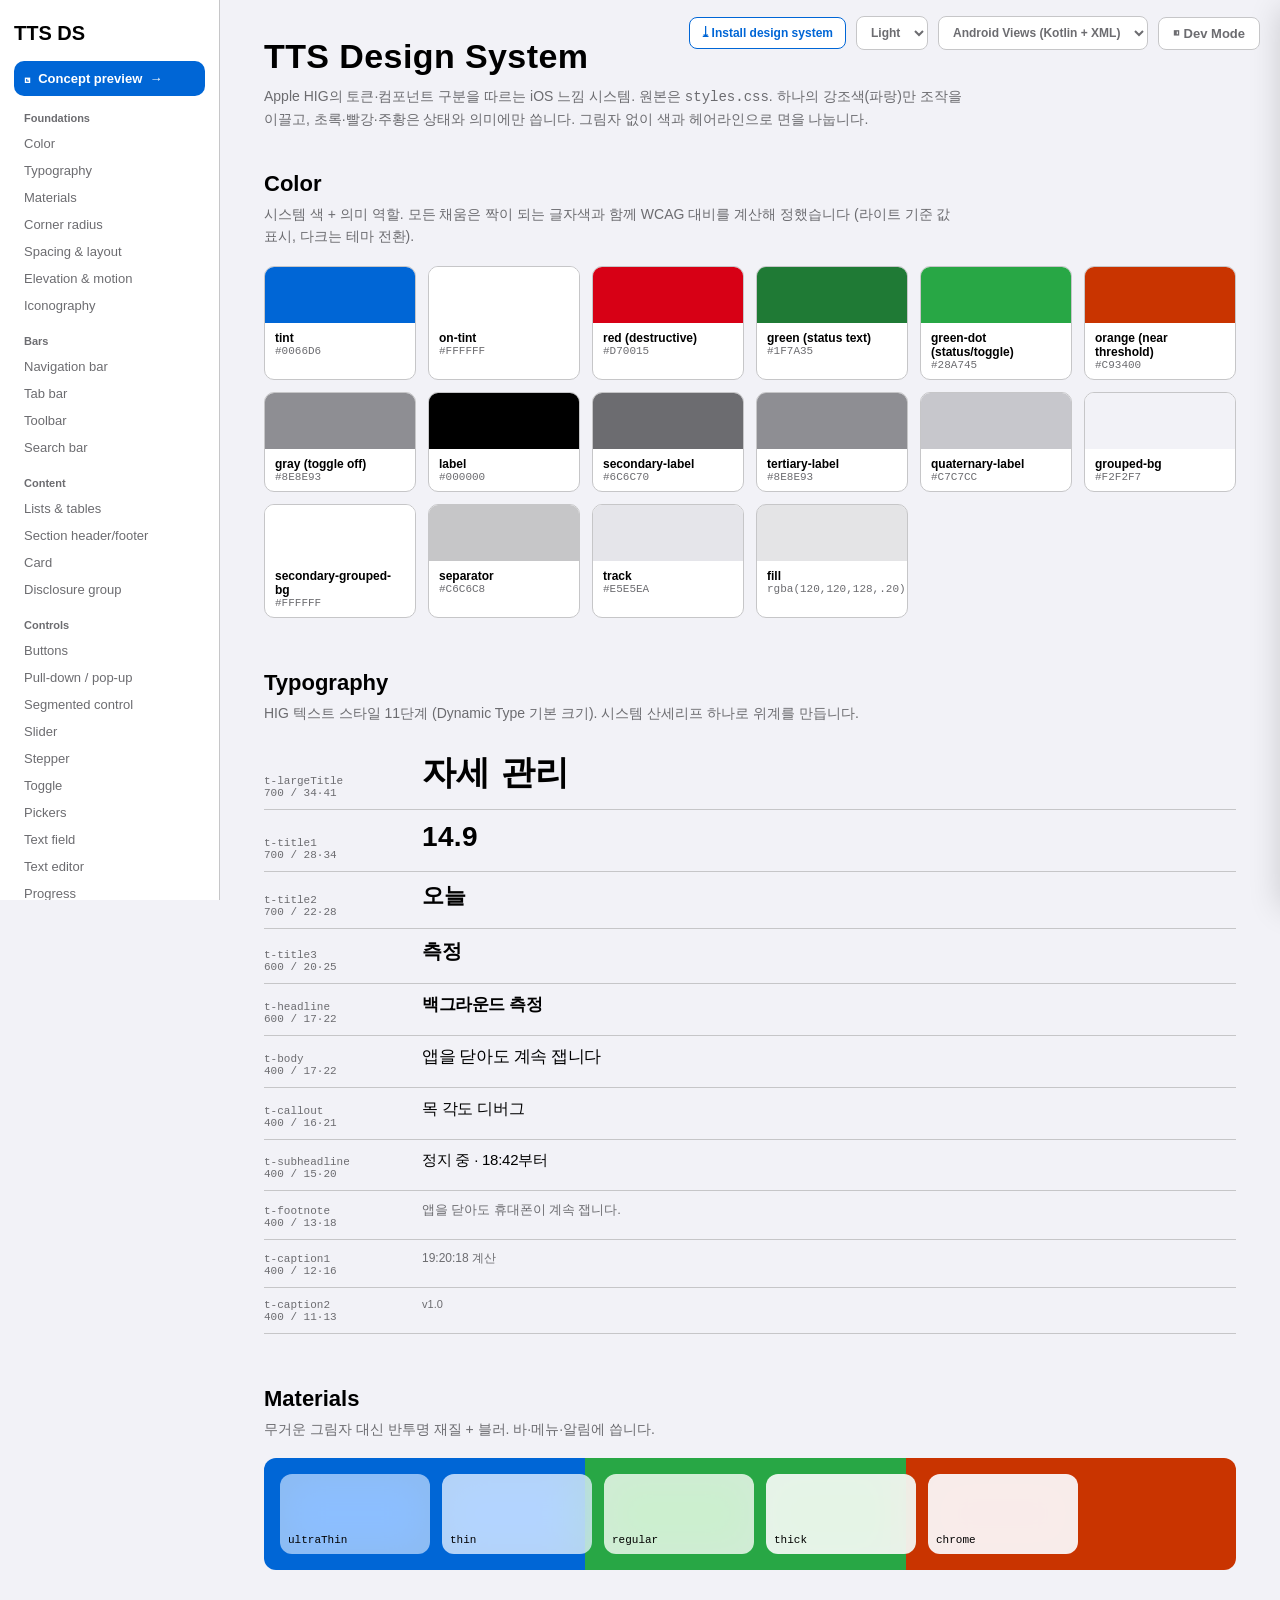
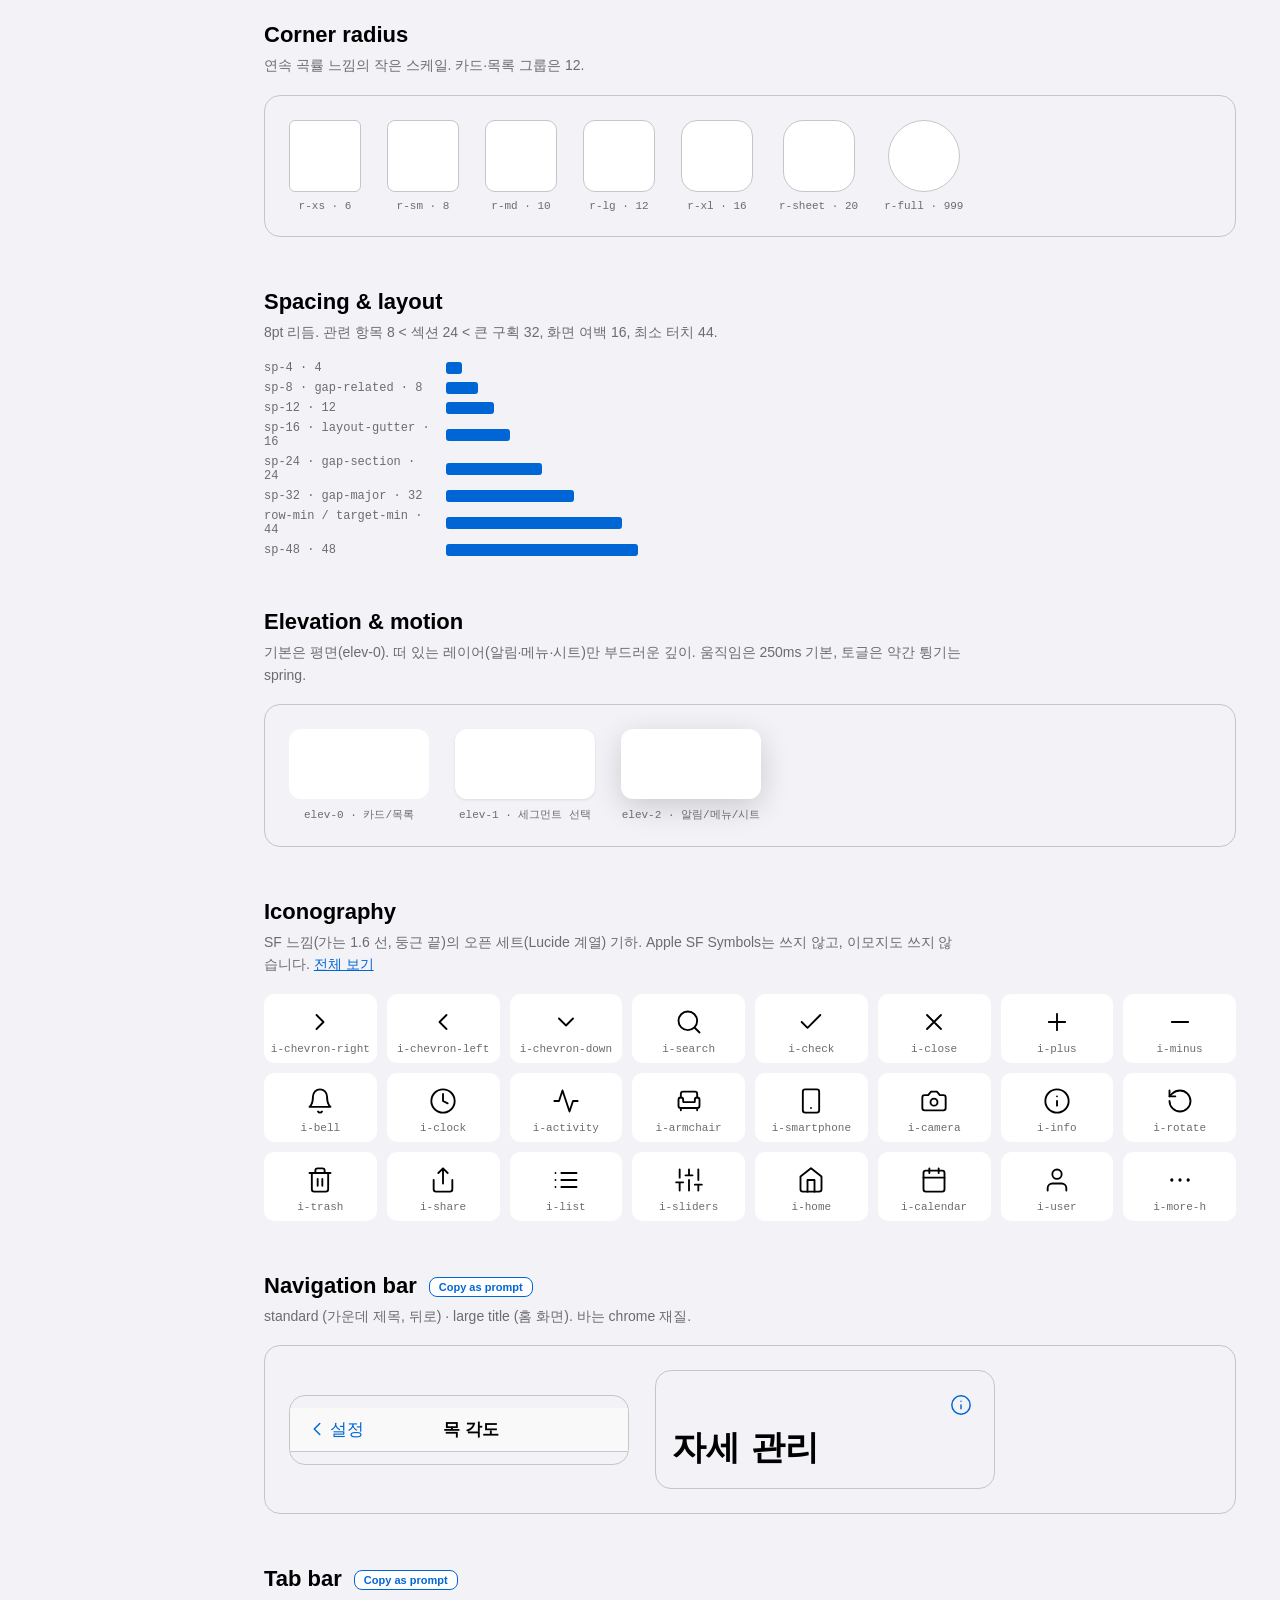
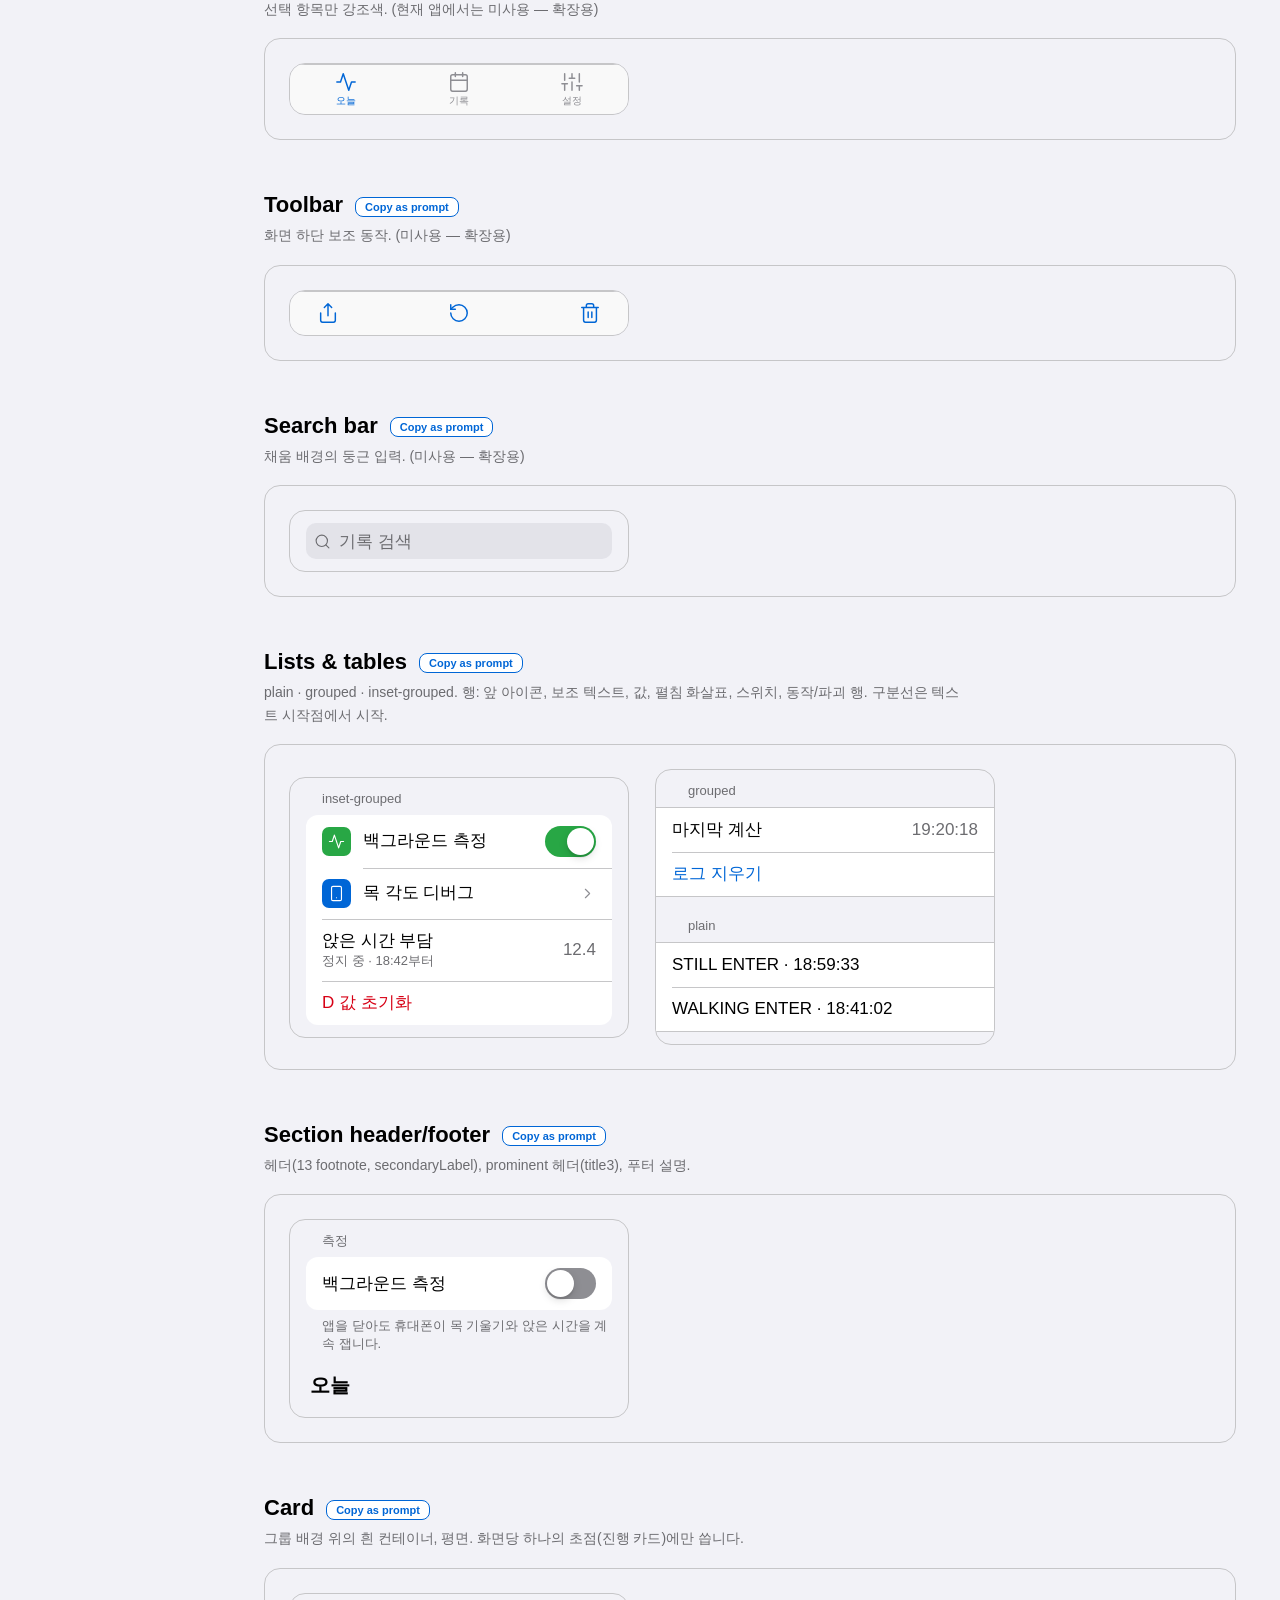
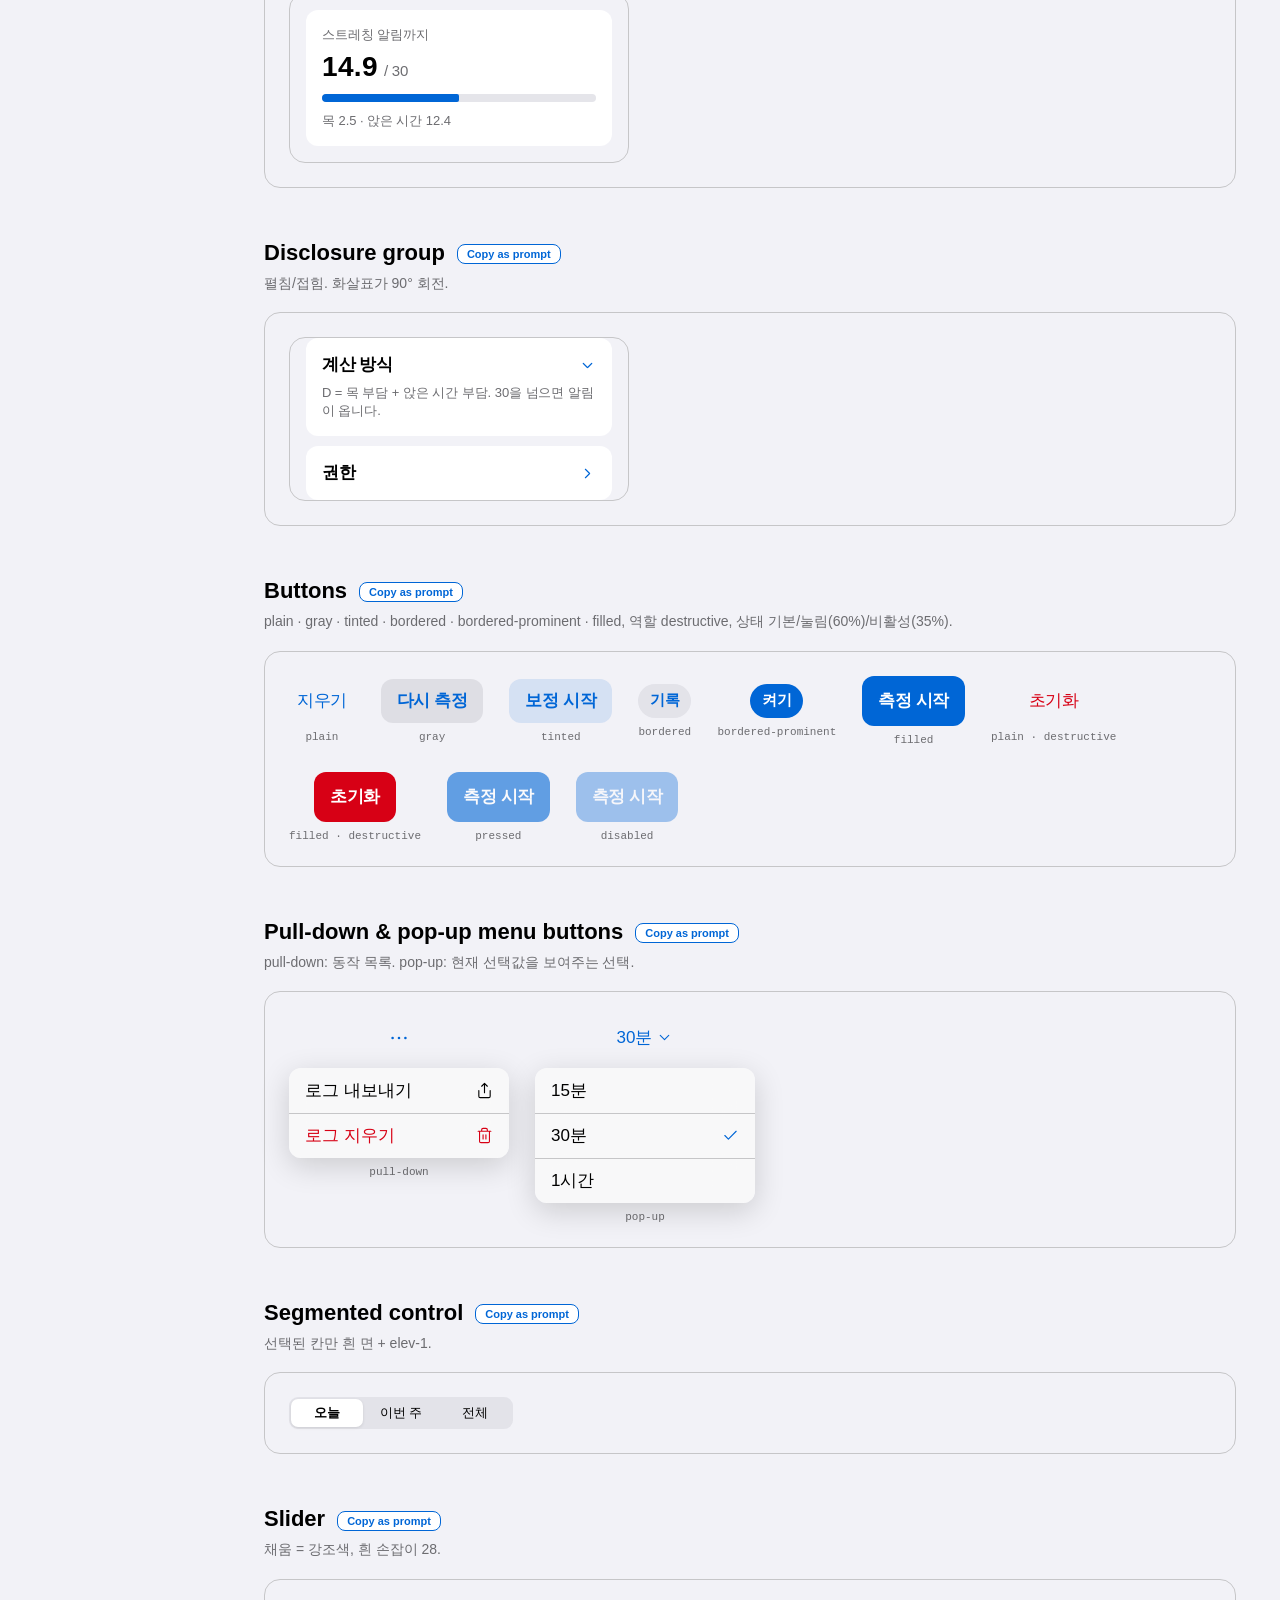
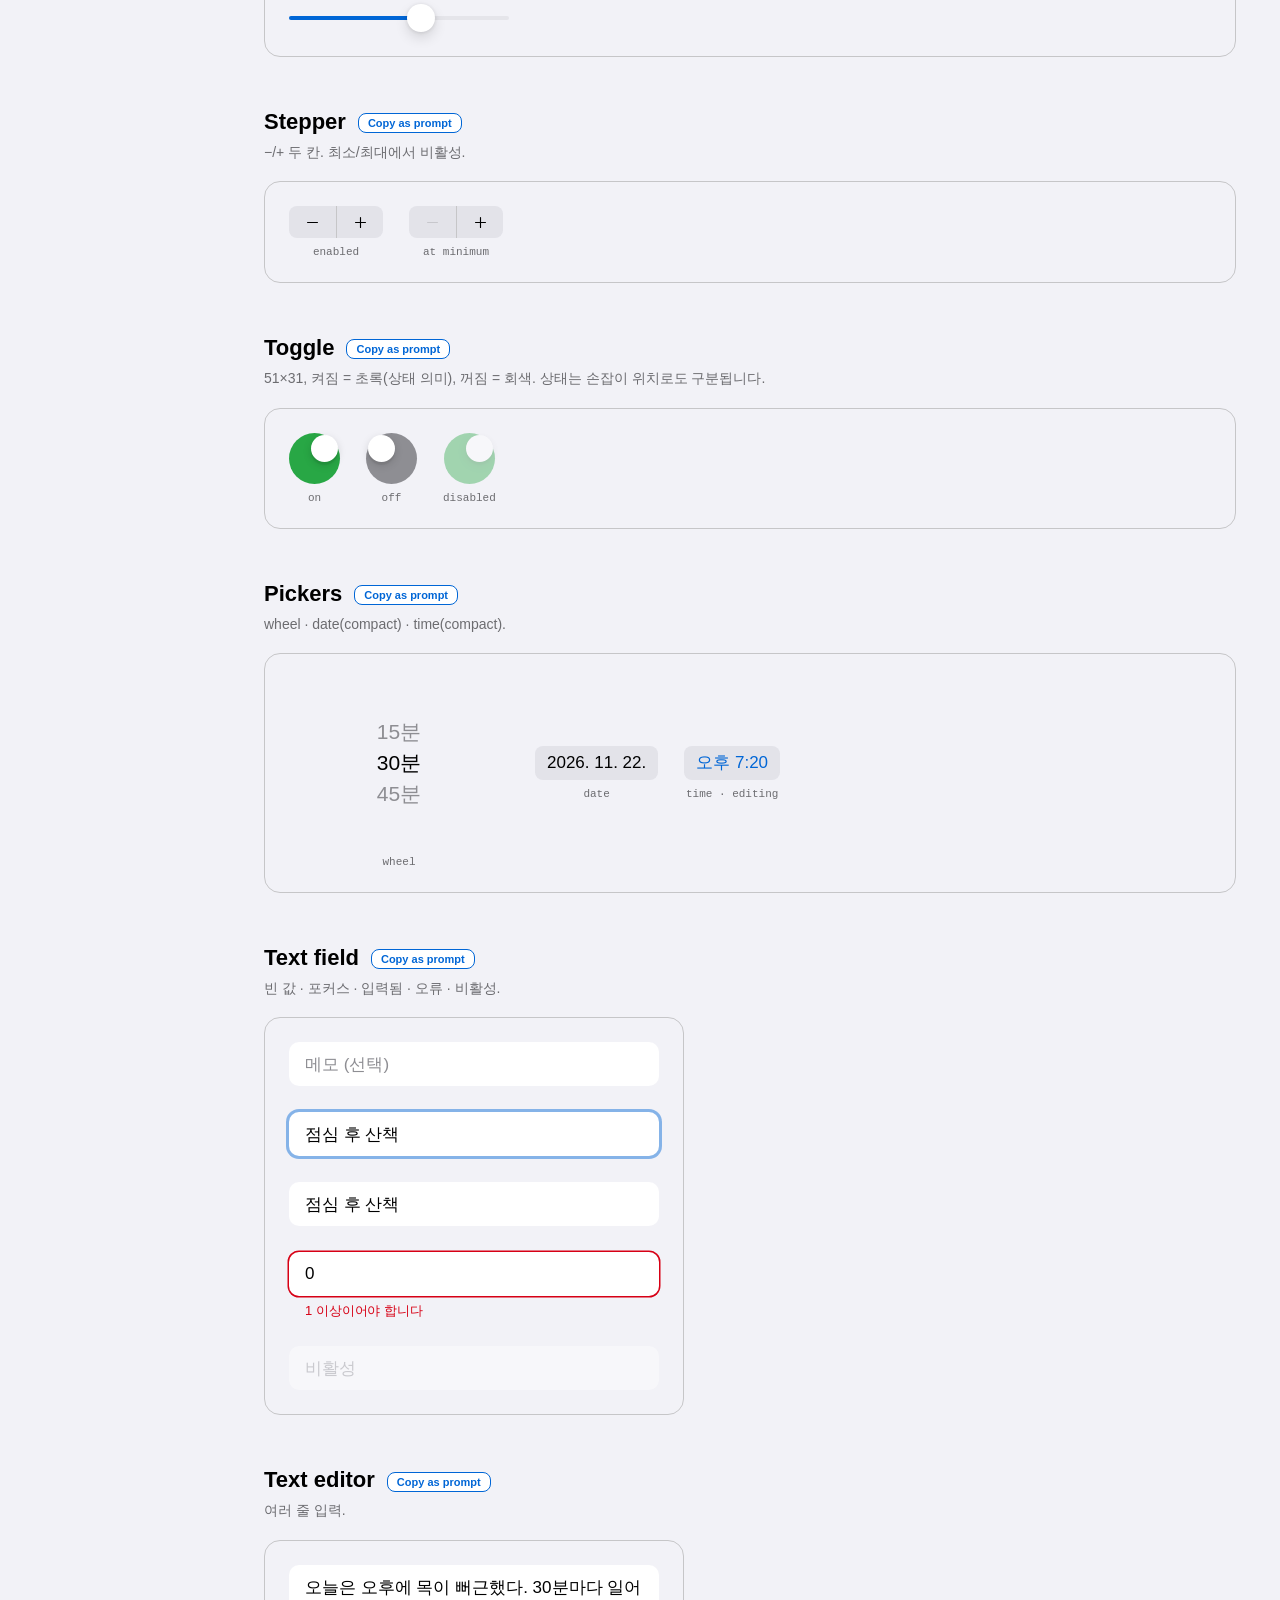
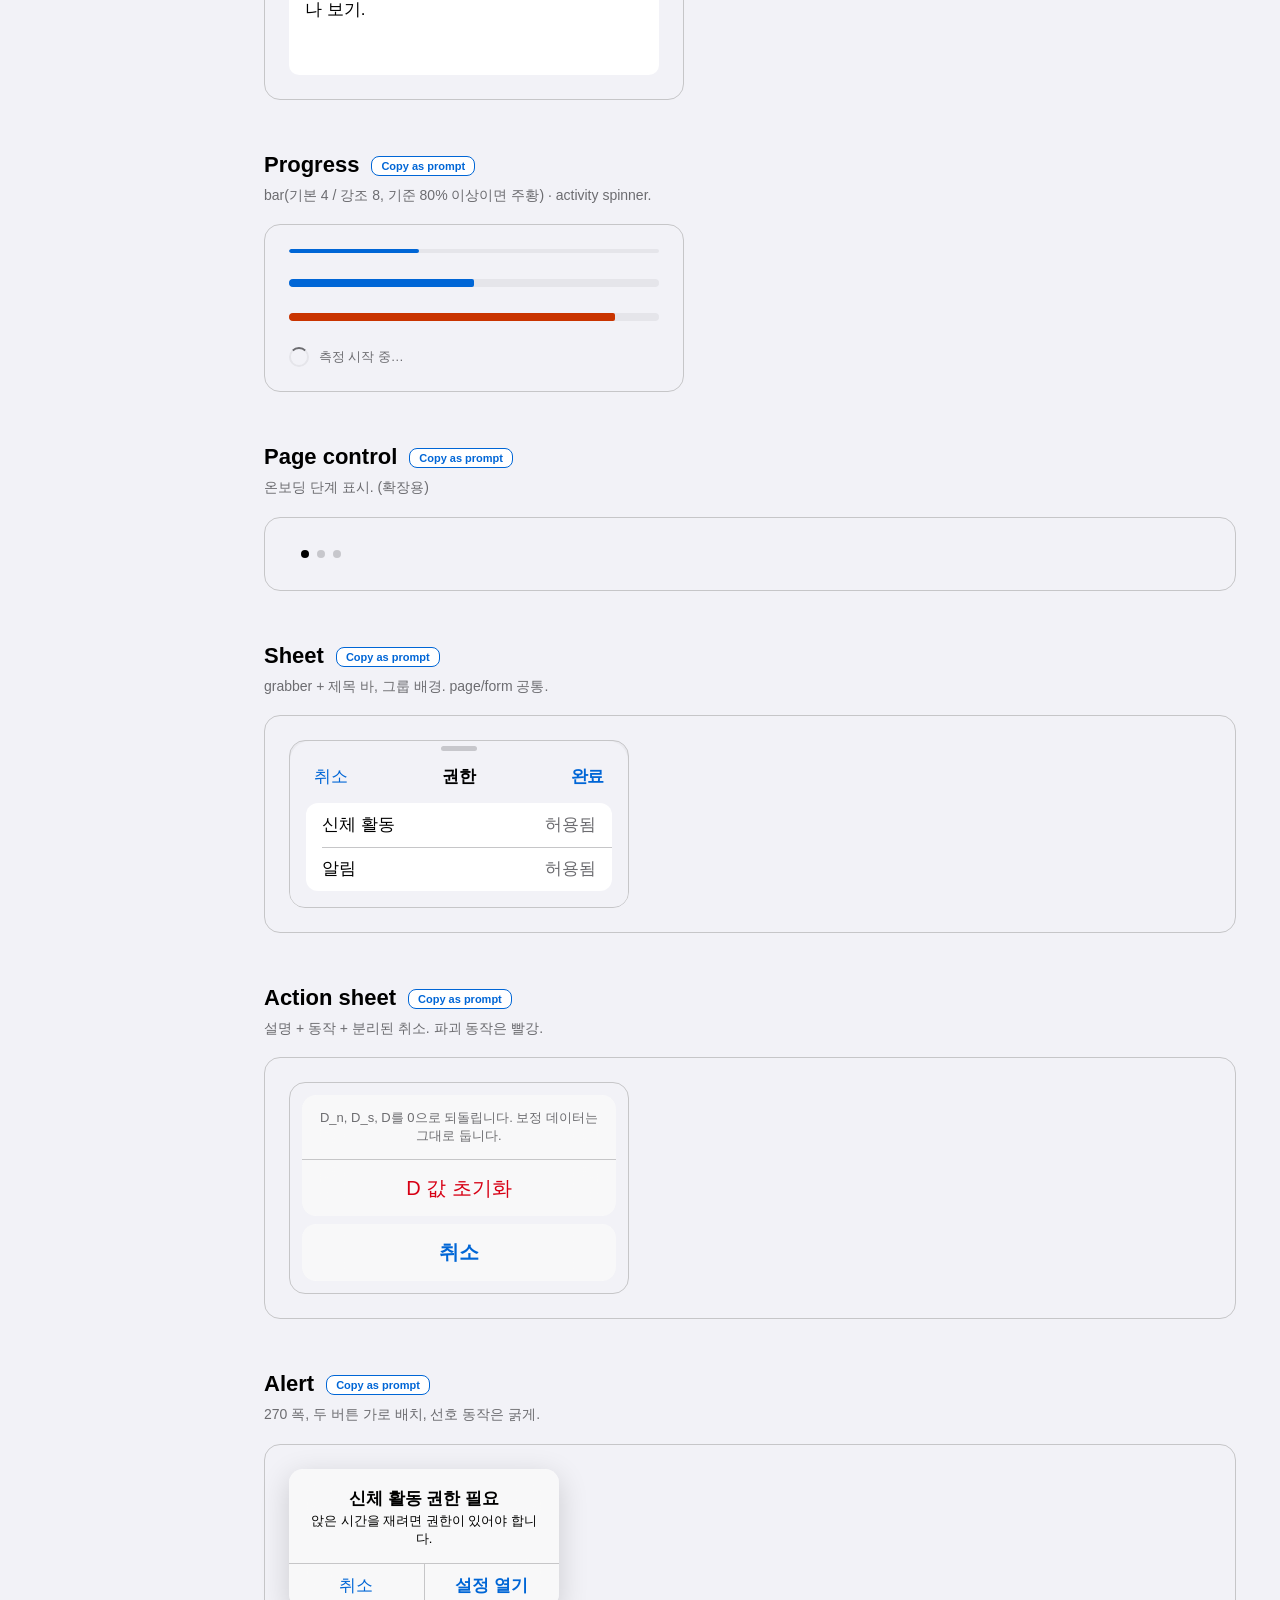
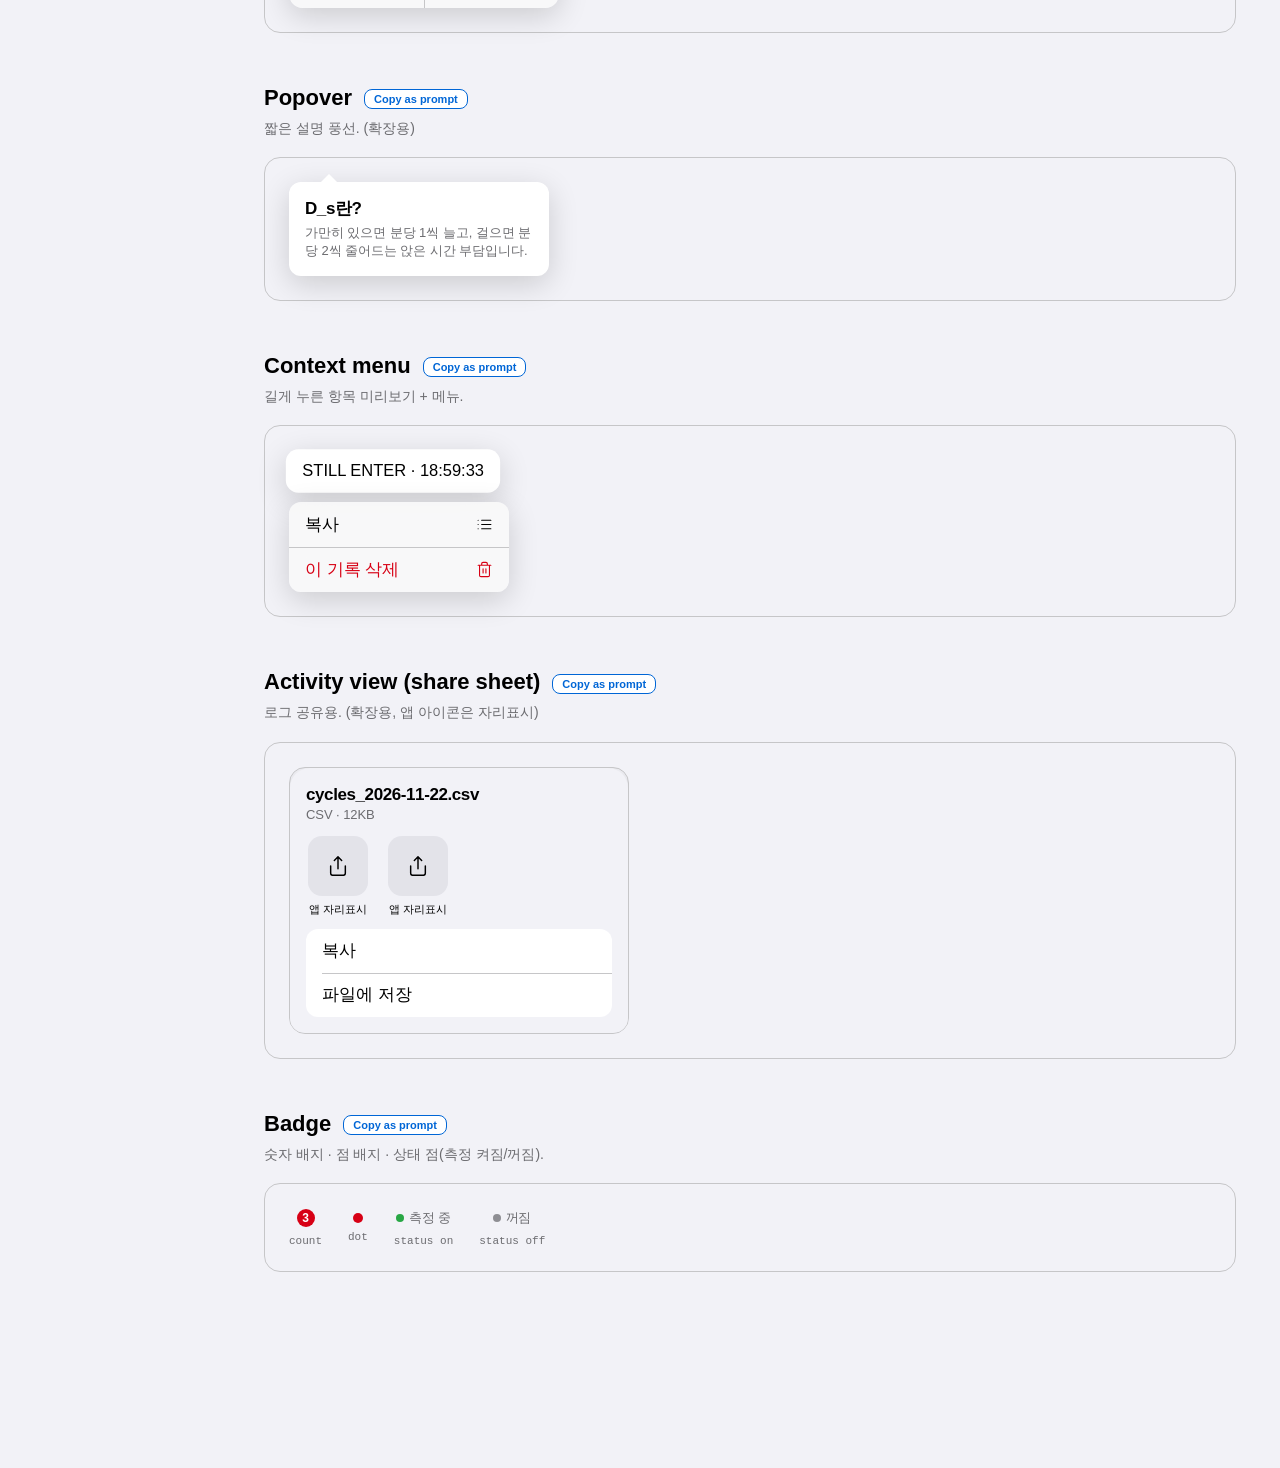
<file: design-system/index.html>
<!doctype html>
<html lang="ko">
<head>
<meta charset="utf-8">
<meta name="viewport" content="width=device-width, initial-scale=1">
<title>TTS · Design System</title>
<link rel="stylesheet" href="styles.css">
<script src="theme.js"></script>
<style>
/* page chrome only (components/tokens live in styles.css) */
body{display:flex;background:var(--grouped-bg);color:var(--label)}
nav.side{position:sticky;top:0;align-self:flex-start;height:100vh;width:220px;flex:0 0 220px;background:var(--secondary-grouped-bg);border-right:.5px solid var(--separator);padding:22px 14px;overflow:auto}
nav.side .brand{font:700 20px var(--font-display);margin-bottom:16px}
nav.side a{display:block;padding:6px 10px;border-radius:8px;font-size:13px;color:var(--secondary-label);text-decoration:none}
nav.side a:hover{background:var(--quaternary-fill);color:var(--tint-ink)}
nav.side a.concept-link{margin:0 0 6px;padding:10px;font-weight:600;color:var(--on-tint);background:var(--tint);border-radius:10px}
nav.side .grp{font-size:11px;font-weight:600;color:var(--secondary-label);margin:16px 0 6px 10px}
main{flex:1;padding:36px 44px 120px;max-width:1080px}
section{margin-bottom:52px;scroll-margin-top:20px}
h2.sec{font:700 22px var(--font-display);margin-bottom:6px}
.sec-desc{color:var(--secondary-label);font-size:14px;margin-bottom:18px;max-width:700px;line-height:1.6}
.stage{background:var(--secondary-system-bg);border:.5px solid var(--separator);border-radius:var(--r-xl);padding:24px;display:flex;flex-wrap:wrap;gap:26px;align-items:center}
.stage.col{flex-direction:column;align-items:stretch}
.phone{width:340px;background:var(--grouped-bg);border-radius:var(--r-xl);overflow:hidden;border:.5px solid var(--separator);padding:12px 0}
.cell{display:flex;flex-direction:column;align-items:center;gap:8px}
.spec{font:11px var(--font-mono);color:var(--secondary-label)}
.colors{display:grid;grid-template-columns:repeat(auto-fill,minmax(150px,1fr));gap:12px}
.sw{border:.5px solid var(--separator);border-radius:var(--r-md);overflow:hidden;background:var(--secondary-grouped-bg)}
.sw .c{height:56px}.sw .m{padding:8px 10px}.sw .n{font-size:12px;font-weight:600}.sw .v{font:11px var(--font-mono);color:var(--secondary-label)}
.typerow{display:flex;align-items:baseline;gap:18px;padding:10px 0;border-bottom:.5px solid var(--separator)}
.typerow .tk{width:140px;flex:0 0 140px;font:11px var(--font-mono);color:var(--secondary-label)}
.sprow{display:flex;align-items:center;gap:12px;margin-bottom:6px}
.sprow .bar{background:var(--tint);height:12px;border-radius:3px}.sprow .lbl{width:170px;font:12px var(--font-mono);color:var(--secondary-label)}
.iconGrid{display:grid;grid-template-columns:repeat(auto-fill,minmax(104px,1fr));gap:10px}
.iconGrid .it{background:var(--secondary-grouped-bg);border-radius:var(--r-md);padding:14px 6px 8px;display:flex;flex-direction:column;align-items:center;gap:7px}
.iconGrid .it .nm{font:11px var(--font-mono);color:var(--secondary-label)}
.matsw{width:150px;height:80px;border-radius:var(--r-lg);display:flex;align-items:flex-end;padding:8px;font:11px var(--font-mono);backdrop-filter:var(--mat-blur)}
.matbg{background:linear-gradient(90deg,var(--tint) 0 33%,var(--green-dot) 33% 66%,var(--orange) 66%);padding:16px;border-radius:var(--r-lg);display:flex;gap:12px;flex-wrap:wrap}

#topctl{position:fixed;top:16px;right:20px;z-index:50;display:flex;gap:10px;align-items:center}
#themeSel,#langSel{font:600 12px var(--font-body);border:.5px solid var(--separator);border-radius:8px;padding:8px 10px;background:var(--secondary-grouped-bg);color:var(--secondary-label)}
.ds-btn{font:600 12px var(--font-body);background:var(--secondary-grouped-bg);border:1px solid var(--tint-ink);color:var(--tint-ink);border-radius:8px;padding:8px 12px;cursor:pointer}
#devToggle{font:600 13px var(--font-body);background:var(--secondary-grouped-bg);border:.5px solid var(--separator);border-radius:8px;padding:8px 14px;cursor:pointer;color:var(--secondary-label)}
#devToggle.on{background:var(--tint);color:var(--on-tint)}
.sec-prompt{font:600 11px var(--font-body);border:1px solid var(--tint-ink);background:var(--secondary-grouped-bg);color:var(--tint-ink);border-radius:8px;padding:3px 9px;margin-left:12px;cursor:pointer;vertical-align:middle}
body.dev [data-insp]:hover{outline:2px dashed var(--orange);outline-offset:3px;cursor:pointer}
.insp-sel{outline:2px solid var(--tint)!important;outline-offset:3px}
#inspector{position:fixed;top:0;right:0;width:340px;height:100vh;background:var(--secondary-grouped-bg);border-left:.5px solid var(--separator);box-shadow:var(--elev-2);transform:translateX(100%);transition:transform .28s var(--ease);z-index:49;overflow:auto;padding:58px 20px 40px}
body.inspecting #inspector{transform:translateX(0)} body.inspecting main{margin-right:340px}
#inspector .iclose{position:absolute;top:16px;right:16px;border:none;background:none;font-size:18px;color:var(--secondary-label);cursor:pointer}
#inspector .nm{font:700 20px var(--font-display)}
#inspector .file{font:12px var(--font-mono);color:var(--secondary-label);margin-top:2px}
#inspector .desc{font-size:13px;color:var(--secondary-label);line-height:1.6;margin-top:10px}
#inspector h4{font-size:11px;color:var(--secondary-label);margin:20px 0 8px}
.prop{padding:8px 0;border-bottom:.5px solid var(--separator)}.prop .pn{font:600 13px var(--font-mono)}.prop .pt{font:11px var(--font-mono);color:var(--tint-ink)}.prop .pdef{font:11px var(--font-mono);color:var(--secondary-label)}
.tok{display:flex;align-items:center;gap:10px;padding:7px 8px;border-radius:8px;cursor:pointer}.tok:hover{background:var(--quaternary-fill)}
.tok .tsw{width:22px;height:22px;border-radius:6px;border:.5px solid var(--separator);flex:0 0 22px}.tok .tn{font:600 12px var(--font-mono)}.tok .tr{font-size:11px;color:var(--secondary-label)}.tok .tv{margin-left:auto;font:11px var(--font-mono);color:var(--secondary-label)}
.metric{display:flex;justify-content:space-between;font:12px var(--font-mono);padding:5px 0;border-bottom:.5px dashed var(--separator)}
.copyprompt{width:100%;margin-top:16px;font:600 13px var(--font-body);background:var(--tint);color:var(--on-tint);border:none;border-radius:10px;padding:11px;cursor:pointer}
.copied{position:fixed;bottom:24px;left:50%;transform:translateX(-50%);background:var(--label);color:var(--system-bg);font-size:12px;padding:8px 16px;border-radius:8px;opacity:0;transition:.2s;z-index:60;pointer-events:none}.copied.show{opacity:.95}
</style>
</head>
<body>

<svg width="0" height="0" style="position:absolute" aria-hidden="true">
  <symbol id="i-chevron-right" viewBox="0 0 24 24"><path d="M9 18l6-6-6-6"/></symbol>
  <symbol id="i-chevron-left" viewBox="0 0 24 24"><path d="M15 18l-6-6 6-6"/></symbol>
  <symbol id="i-chevron-down" viewBox="0 0 24 24"><path d="M6 9l6 6 6-6"/></symbol>
  <symbol id="i-search" viewBox="0 0 24 24"><circle cx="11" cy="11" r="8"/><path d="M21 21l-4.3-4.3"/></symbol>
  <symbol id="i-check" viewBox="0 0 24 24"><path d="M20 6L9 17l-5-5"/></symbol>
  <symbol id="i-close" viewBox="0 0 24 24"><path d="M18 6L6 18M6 6l12 12"/></symbol>
  <symbol id="i-plus" viewBox="0 0 24 24"><path d="M5 12h14M12 5v14"/></symbol>
  <symbol id="i-minus" viewBox="0 0 24 24"><path d="M5 12h14"/></symbol>
  <symbol id="i-bell" viewBox="0 0 24 24"><path d="M6 8a6 6 0 0 1 12 0c0 7 3 9 3 9H3s3-2 3-9"/><path d="M10.3 21a1.94 1.94 0 0 0 3.4 0"/></symbol>
  <symbol id="i-clock" viewBox="0 0 24 24"><circle cx="12" cy="12" r="10"/><path d="M12 6v6l4 2"/></symbol>
  <symbol id="i-activity" viewBox="0 0 24 24"><path d="M22 12h-4l-3 9L9 3l-3 9H2"/></symbol>
  <symbol id="i-armchair" viewBox="0 0 24 24"><path d="M19 9V6a2 2 0 0 0-2-2H7a2 2 0 0 0-2 2v3"/><path d="M3 16a2 2 0 0 0 2 2h14a2 2 0 0 0 2-2v-5a2 2 0 0 0-4 0v1.5a.5.5 0 0 1-.5.5h-9a.5.5 0 0 1-.5-.5V11a2 2 0 0 0-4 0z"/><path d="M5 18v2M19 18v2"/></symbol>
  <symbol id="i-smartphone" viewBox="0 0 24 24"><rect x="5" y="2" width="14" height="20" rx="2"/><path d="M12 18h.01"/></symbol>
  <symbol id="i-camera" viewBox="0 0 24 24"><path d="M14.5 4h-5L7 7H4a2 2 0 0 0-2 2v9a2 2 0 0 0 2 2h16a2 2 0 0 0 2-2V9a2 2 0 0 0-2-2h-3z"/><circle cx="12" cy="13" r="3"/></symbol>
  <symbol id="i-info" viewBox="0 0 24 24"><circle cx="12" cy="12" r="10"/><path d="M12 16v-4M12 8h.01"/></symbol>
  <symbol id="i-rotate" viewBox="0 0 24 24"><path d="M3 12a9 9 0 1 0 9-9 9.75 9.75 0 0 0-6.74 2.74L3 8"/><path d="M3 3v5h5"/></symbol>
  <symbol id="i-trash" viewBox="0 0 24 24"><path d="M3 6h18M19 6v14a2 2 0 0 1-2 2H7a2 2 0 0 1-2-2V6M8 6V4a2 2 0 0 1 2-2h4a2 2 0 0 1 2 2v2M10 11v6M14 11v6"/></symbol>
  <symbol id="i-share" viewBox="0 0 24 24"><path d="M4 12v8a2 2 0 0 0 2 2h12a2 2 0 0 0 2-2v-8"/><path d="M16 6l-4-4-4 4M12 2v13"/></symbol>
  <symbol id="i-list" viewBox="0 0 24 24"><path d="M8 6h13M8 12h13M8 18h13M3 6h.01M3 12h.01M3 18h.01"/></symbol>
  <symbol id="i-sliders" viewBox="0 0 24 24"><path d="M4 21v-7M4 10V3M12 21v-9M12 8V3M20 21v-5M20 12V3M1 14h6M9 8h6M17 16h6"/></symbol>
  <symbol id="i-home" viewBox="0 0 24 24"><path d="M3 9l9-7 9 7v11a2 2 0 0 1-2 2H5a2 2 0 0 1-2-2z"/><path d="M9 22V12h6v10"/></symbol>
  <symbol id="i-calendar" viewBox="0 0 24 24"><rect x="3" y="4" width="18" height="18" rx="2"/><path d="M16 2v4M8 2v4M3 10h18"/></symbol>
  <symbol id="i-user" viewBox="0 0 24 24"><path d="M20 21v-2a4 4 0 0 0-4-4H8a4 4 0 0 0-4 4v2"/><circle cx="12" cy="7" r="4"/></symbol>
  <symbol id="i-more-h" viewBox="0 0 24 24"><circle cx="5" cy="12" r="1.4" fill="currentColor" stroke="none"/><circle cx="12" cy="12" r="1.4" fill="currentColor" stroke="none"/><circle cx="19" cy="12" r="1.4" fill="currentColor" stroke="none"/></symbol>
</svg>

<div id="topctl">
  <button class="ds-btn" onclick="copyFullSystem()">⤓ Install design system</button>
  <select id="themeSel" aria-label="Theme"><option value="">Light</option><option value="dark">Dark</option></select>
  <select id="langSel" aria-label="Copy-as-prompt target"></select>
  <button id="devToggle" onclick="toggleDev()">◧ Dev Mode</button>
</div>
<aside id="inspector"><button class="iclose" onclick="closeInspector()">✕</button><div id="inspectorBody"></div></aside>
<div class="copied" id="copied">Copied</div>

<nav class="side">
  <div class="brand">TTS DS</div>
  <a class="concept-link" href="concept.html">◳ &nbsp;Concept preview &nbsp;→</a>
  <div class="grp">Foundations</div>
  <a href="#colors">Color</a><a href="#type">Typography</a><a href="#materials">Materials</a><a href="#radius">Corner radius</a><a href="#spacing">Spacing &amp; layout</a><a href="#elevation">Elevation &amp; motion</a><a href="#icons">Iconography</a>
  <div class="grp">Bars</div>
  <a href="#navbar">Navigation bar</a><a href="#tabbar">Tab bar</a><a href="#toolbar">Toolbar</a><a href="#searchbar">Search bar</a>
  <div class="grp">Content</div>
  <a href="#list">Lists &amp; tables</a><a href="#sectionHeader">Section header/footer</a><a href="#card">Card</a><a href="#disclosure">Disclosure group</a>
  <div class="grp">Controls</div>
  <a href="#button">Buttons</a><a href="#menuButton">Pull-down / pop-up</a><a href="#segmented">Segmented control</a><a href="#slider">Slider</a><a href="#stepper">Stepper</a><a href="#toggle">Toggle</a><a href="#picker">Pickers</a><a href="#textfield">Text field</a><a href="#texteditor">Text editor</a><a href="#progress">Progress</a><a href="#pageControl">Page control</a>
  <div class="grp">Modality</div>
  <a href="#sheet">Sheet</a><a href="#actionSheet">Action sheet</a><a href="#alert">Alert</a><a href="#popover">Popover</a><a href="#contextMenu">Context menu</a><a href="#activityView">Activity view</a>
  <div class="grp">Status</div>
  <a href="#badge">Badge</a>
</nav>

<main>
  <header style="margin-bottom:40px"><div class="t-largeTitle">TTS Design System</div>
    <p class="sec-desc" style="margin-top:8px">Apple HIG의 토큰·컴포넌트 구분을 따르는 iOS 느낌 시스템. 원본은 <code>styles.css</code>. 하나의 강조색(파랑)만 조작을 이끌고, 초록·빨강·주황은 상태와 의미에만 씁니다. 그림자 없이 색과 헤어라인으로 면을 나눕니다.</p></header>

  <section id="colors"><h2 class="sec">Color</h2><p class="sec-desc">시스템 색 + 의미 역할. 모든 채움은 짝이 되는 글자색과 함께 WCAG 대비를 계산해 정했습니다 (라이트 기준 값 표시, 다크는 테마 전환).</p><div class="colors" id="colorGrid"></div></section>
  <section id="type"><h2 class="sec">Typography</h2><p class="sec-desc">HIG 텍스트 스타일 11단계 (Dynamic Type 기본 크기). 시스템 산세리프 하나로 위계를 만듭니다.</p><div id="typeList"></div></section>
  <section id="materials"><h2 class="sec">Materials</h2><p class="sec-desc">무거운 그림자 대신 반투명 재질 + 블러. 바·메뉴·알림에 씁니다.</p>
    <div class="matbg"><div class="matsw" style="background:var(--mat-ultrathin)">ultraThin</div><div class="matsw" style="background:var(--mat-thin)">thin</div><div class="matsw" style="background:var(--mat-regular)">regular</div><div class="matsw" style="background:var(--mat-thick)">thick</div><div class="matsw" style="background:var(--mat-chrome)">chrome</div></div></section>
  <section id="radius"><h2 class="sec">Corner radius</h2><p class="sec-desc">연속 곡률 느낌의 작은 스케일. 카드·목록 그룹은 12.</p><div class="stage" id="radiusList"></div></section>
  <section id="spacing"><h2 class="sec">Spacing &amp; layout</h2><p class="sec-desc">8pt 리듬. 관련 항목 8 &lt; 섹션 24 &lt; 큰 구획 32, 화면 여백 16, 최소 터치 44.</p><div id="spacingList"></div></section>
  <section id="elevation"><h2 class="sec">Elevation &amp; motion</h2><p class="sec-desc">기본은 평면(elev-0). 떠 있는 레이어(알림·메뉴·시트)만 부드러운 깊이. 움직임은 250ms 기본, 토글은 약간 튕기는 spring.</p>
    <div class="stage"><div class="cell"><div class="card" style="width:140px;height:70px;box-shadow:var(--elev-0)"></div><div class="spec">elev-0 · 카드/목록</div></div><div class="cell"><div class="card" style="width:140px;height:70px;box-shadow:var(--elev-1)"></div><div class="spec">elev-1 · 세그먼트 선택</div></div><div class="cell"><div class="card" style="width:140px;height:70px;box-shadow:var(--elev-2)"></div><div class="spec">elev-2 · 알림/메뉴/시트</div></div></div></section>
  <section id="icons"><h2 class="sec">Iconography</h2><p class="sec-desc">SF 느낌(가는 1.6 선, 둥근 끝)의 오픈 세트(Lucide 계열) 기하. Apple SF Symbols는 쓰지 않고, 이모지도 쓰지 않습니다. <a href="icons.html" style="color:var(--link)">전체 보기</a></p><div class="iconGrid" id="iconGrid"></div></section>

  <!-- ===================== BARS ===================== -->
  <section id="navbar"><h2 class="sec">Navigation bar</h2><p class="sec-desc">standard (가운데 제목, 뒤로) · large title (홈 화면). 바는 chrome 재질.</p>
    <div class="stage">
      <div class="phone" data-insp="navbar"><div class="navbar"><div class="nb-btn"><svg class="ico"><use href="#i-chevron-left"/></svg>설정</div><div class="nb-title">목 각도</div><div class="nb-btn" style="visibility:hidden">설정</div></div></div>
      <div class="phone" data-insp="navbar"><div class="navbar large"><div class="nb-row"><div class="nb-btn"><svg class="ico"><use href="#i-info"/></svg></div></div><div class="t-largeTitle">자세 관리</div></div></div>
    </div></section>
  <section id="tabbar"><h2 class="sec">Tab bar</h2><p class="sec-desc">선택 항목만 강조색. (현재 앱에서는 미사용 — 확장용)</p>
    <div class="stage"><div class="phone" style="padding:0" data-insp="tabbar"><div class="tabbar"><div class="tb-item sel"><svg class="ico"><use href="#i-activity"/></svg>오늘</div><div class="tb-item"><svg class="ico"><use href="#i-calendar"/></svg>기록</div><div class="tb-item"><svg class="ico"><use href="#i-sliders"/></svg>설정</div></div></div></div></section>
  <section id="toolbar"><h2 class="sec">Toolbar</h2><p class="sec-desc">화면 하단 보조 동작. (미사용 — 확장용)</p>
    <div class="stage"><div class="phone" style="padding:0" data-insp="toolbar"><div class="toolbar"><div class="tl-btn"><svg class="ico"><use href="#i-share"/></svg></div><div class="tl-btn"><svg class="ico"><use href="#i-rotate"/></svg></div><div class="tl-btn"><svg class="ico"><use href="#i-trash"/></svg></div></div></div></div></section>
  <section id="searchbar"><h2 class="sec">Search bar</h2><p class="sec-desc">채움 배경의 둥근 입력. (미사용 — 확장용)</p>
    <div class="stage"><div class="phone" style="padding:12px 16px" data-insp="searchbar"><div class="searchbar"><svg class="ico ico--sm"><use href="#i-search"/></svg>기록 검색</div></div></div></section>

  <!-- ===================== CONTENT ===================== -->
  <section id="list"><h2 class="sec">Lists &amp; tables</h2><p class="sec-desc">plain · grouped · inset-grouped. 행: 앞 아이콘, 보조 텍스트, 값, 펼침 화살표, 스위치, 동작/파괴 행. 구분선은 텍스트 시작점에서 시작.</p>
    <div class="stage">
      <div class="phone" data-insp="list"><div class="section-header">inset-grouped</div><div class="list inset">
        <div class="row has-icon"><div class="r-icon" style="background:var(--green-dot)"><svg class="ico ico--sm"><use href="#i-activity"/></svg></div><div class="r-main">백그라운드 측정</div><div class="toggle on"></div></div>
        <div class="row has-icon tappable"><div class="r-icon" style="background:var(--tint)"><svg class="ico ico--sm"><use href="#i-smartphone"/></svg></div><div class="r-main">목 각도 디버그</div><svg class="ico ico--sm r-chev"><use href="#i-chevron-right"/></svg></div>
        <div class="row"><div class="r-main">앉은 시간 부담<div class="r-sub">정지 중 · 18:42부터</div></div><div class="r-value t-num">12.4</div></div>
        <div class="row tappable destructive">D 값 초기화</div></div></div>
      <div class="phone" data-insp="list"><div class="section-header">grouped</div><div class="list grouped"><div class="row"><div class="r-main">마지막 계산</div><div class="r-value t-num">19:20:18</div></div><div class="row tappable action">로그 지우기</div></div>
        <div class="section-header" style="margin-top:20px">plain</div><div class="list plain"><div class="row"><div class="r-main t-num">STILL ENTER · 18:59:33</div></div><div class="row"><div class="r-main t-num">WALKING ENTER · 18:41:02</div></div></div></div>
    </div></section>
  <section id="sectionHeader"><h2 class="sec">Section header/footer</h2><p class="sec-desc">헤더(13 footnote, secondaryLabel), prominent 헤더(title3), 푸터 설명.</p>
    <div class="stage"><div class="phone" data-insp="sectionHeader"><div class="section-header">측정</div><div class="list inset"><div class="row"><div class="r-main">백그라운드 측정</div><div class="toggle"></div></div></div><div class="section-footer">앱을 닫아도 휴대폰이 목 기울기와 앉은 시간을 계속 잽니다.</div><div class="section-header prominent" style="margin-top:20px">오늘</div></div></div></section>
  <section id="card"><h2 class="sec">Card</h2><p class="sec-desc">그룹 배경 위의 흰 컨테이너, 평면. 화면당 하나의 초점(진행 카드)에만 씁니다.</p>
    <div class="stage"><div class="phone" style="padding:16px" data-insp="card"><div class="card"><div class="t-footnote">스트레칭 알림까지</div><div style="display:flex;align-items:baseline;gap:6px;margin:6px 0 10px"><span class="t-title1 t-num">14.9</span><span class="t-subheadline" style="color:var(--secondary-label)">/ 30</span></div><div class="progress thick"><i style="width:50%"></i></div><div class="t-footnote" style="margin-top:10px">목 2.5 · 앉은 시간 12.4</div></div></div></div></section>
  <section id="disclosure"><h2 class="sec">Disclosure group</h2><p class="sec-desc">펼침/접힘. 화살표가 90° 회전.</p>
    <div class="stage"><div class="phone" style="padding:0 16px" data-insp="disclosure"><div class="card disclosure open"><div class="dg-head"><span class="t-headline">계산 방식</span><svg class="ico ico--sm"><use href="#i-chevron-right"/></svg></div><div class="t-footnote" style="margin-top:8px">D = 목 부담 + 앉은 시간 부담. 30을 넘으면 알림이 옵니다.</div></div><div class="card disclosure" style="margin-top:10px"><div class="dg-head"><span class="t-headline">권한</span><svg class="ico ico--sm"><use href="#i-chevron-right"/></svg></div></div></div></div></section>

  <!-- ===================== CONTROLS ===================== -->
  <section id="button"><h2 class="sec">Buttons</h2><p class="sec-desc">plain · gray · tinted · bordered · bordered-prominent · filled, 역할 destructive, 상태 기본/눌림(60%)/비활성(35%).</p>
    <div class="stage">
      <div class="cell"><div class="btn btn-plain" data-insp="button">지우기</div><div class="spec">plain</div></div>
      <div class="cell"><div class="btn btn-gray" data-insp="button">다시 측정</div><div class="spec">gray</div></div>
      <div class="cell"><div class="btn btn-tinted" data-insp="button">보정 시작</div><div class="spec">tinted</div></div>
      <div class="cell"><div class="btn btn-bordered" data-insp="button">기록</div><div class="spec">bordered</div></div>
      <div class="cell"><div class="btn btn-bordered-prominent" data-insp="button">켜기</div><div class="spec">bordered-prominent</div></div>
      <div class="cell"><div class="btn btn-filled" data-insp="button">측정 시작</div><div class="spec">filled</div></div>
      <div class="cell"><div class="btn btn-plain destructive" data-insp="button">초기화</div><div class="spec">plain · destructive</div></div>
      <div class="cell"><div class="btn btn-filled destructive" data-insp="button">초기화</div><div class="spec">filled · destructive</div></div>
      <div class="cell"><div class="btn btn-filled" style="opacity:.6" data-insp="button">측정 시작</div><div class="spec">pressed</div></div>
      <div class="cell"><div class="btn btn-filled disabled" data-insp="button">측정 시작</div><div class="spec">disabled</div></div>
    </div></section>
  <section id="menuButton"><h2 class="sec">Pull-down &amp; pop-up menu buttons</h2><p class="sec-desc">pull-down: 동작 목록. pop-up: 현재 선택값을 보여주는 선택.</p>
    <div class="stage" style="align-items:flex-start">
      <div class="cell" data-insp="menuButton"><div class="menu-btn"><svg class="ico"><use href="#i-more-h"/></svg></div><div class="menu"><div class="mi">로그 내보내기<svg class="ico ico--sm"><use href="#i-share"/></svg></div><div class="mi destructive">로그 지우기<svg class="ico ico--sm" style="color:var(--red)"><use href="#i-trash"/></svg></div></div><div class="spec">pull-down</div></div>
      <div class="cell" data-insp="menuButton"><div class="menu-btn">30분<svg class="ico ico--sm"><use href="#i-chevron-down"/></svg></div><div class="menu"><div class="mi">15분</div><div class="mi">30분<svg class="ico ico--sm" style="color:var(--tint-ink)"><use href="#i-check"/></svg></div><div class="mi">1시간</div></div><div class="spec">pop-up</div></div>
    </div></section>
  <section id="segmented"><h2 class="sec">Segmented control</h2><p class="sec-desc">선택된 칸만 흰 면 + elev-1.</p>
    <div class="stage"><div class="segmented" data-insp="segmented"><div class="seg sel">오늘</div><div class="seg">이번 주</div><div class="seg">전체</div></div></div></section>
  <section id="slider"><h2 class="sec">Slider</h2><p class="sec-desc">채움 = 강조색, 흰 손잡이 28.</p>
    <div class="stage"><div class="slider" data-insp="slider"><div class="sl-track"></div><div class="sl-fill" style="width:60%"></div><div class="sl-thumb" style="left:60%"></div></div></div></section>
  <section id="stepper"><h2 class="sec">Stepper</h2><p class="sec-desc">−/+ 두 칸. 최소/최대에서 비활성.</p>
    <div class="stage"><div class="cell"><div class="stepper" data-insp="stepper"><div class="st"><svg class="ico ico--sm"><use href="#i-minus"/></svg></div><div class="st"><svg class="ico ico--sm"><use href="#i-plus"/></svg></div></div><div class="spec">enabled</div></div><div class="cell"><div class="stepper" data-insp="stepper"><div class="st disabled"><svg class="ico ico--sm"><use href="#i-minus"/></svg></div><div class="st"><svg class="ico ico--sm"><use href="#i-plus"/></svg></div></div><div class="spec">at minimum</div></div></div></section>
  <section id="toggle"><h2 class="sec">Toggle</h2><p class="sec-desc">51×31, 켜짐 = 초록(상태 의미), 꺼짐 = 회색. 상태는 손잡이 위치로도 구분됩니다.</p>
    <div class="stage"><div class="cell"><div class="toggle on" data-insp="toggle"></div><div class="spec">on</div></div><div class="cell"><div class="toggle" data-insp="toggle"></div><div class="spec">off</div></div><div class="cell"><div class="toggle on disabled" data-insp="toggle"></div><div class="spec">disabled</div></div></div></section>
  <section id="picker"><h2 class="sec">Pickers</h2><p class="sec-desc">wheel · date(compact) · time(compact).</p>
    <div class="stage">
      <div class="cell"><div class="picker-wheel" data-insp="picker"><div>15분</div><div class="pw-sel">30분</div><div>45분</div></div><div class="spec">wheel</div></div>
      <div class="cell"><div class="picker-compact" data-insp="picker">2026. 11. 22.</div><div class="spec">date</div></div>
      <div class="cell"><div class="picker-compact active" data-insp="picker">오후 7:20</div><div class="spec">time · editing</div></div>
    </div></section>
  <section id="textfield"><h2 class="sec">Text field</h2><p class="sec-desc">빈 값 · 포커스 · 입력됨 · 오류 · 비활성.</p>
    <div class="stage col" style="max-width:420px">
      <div class="textfield" data-insp="textfield"><span class="ph">메모 (선택)</span></div>
      <div class="textfield focused" data-insp="textfield">점심 후 산책</div>
      <div class="textfield" data-insp="textfield">점심 후 산책</div>
      <div><div class="textfield error" data-insp="textfield">0</div><div class="t-footnote" style="color:var(--red);margin:6px 16px 0">1 이상이어야 합니다</div></div>
      <div class="textfield disabled" data-insp="textfield"><span class="ph">비활성</span></div>
    </div></section>
  <section id="texteditor"><h2 class="sec">Text editor</h2><p class="sec-desc">여러 줄 입력.</p>
    <div class="stage col" style="max-width:420px"><div class="texteditor" data-insp="texteditor">오늘은 오후에 목이 뻐근했다. 30분마다 일어나 보기.</div></div></section>
  <section id="progress"><h2 class="sec">Progress</h2><p class="sec-desc">bar(기본 4 / 강조 8, 기준 80% 이상이면 주황) · activity spinner.</p>
    <div class="stage col" style="max-width:420px" data-insp="progress">
      <div class="progress"><i style="width:35%"></i></div>
      <div class="progress thick"><i style="width:50%"></i></div>
      <div class="progress thick warn"><i style="width:88%"></i></div>
      <div style="display:flex;gap:10px;align-items:center"><div class="spinner"></div><span class="t-footnote">측정 시작 중…</span></div>
    </div></section>
  <section id="pageControl"><h2 class="sec">Page control</h2><p class="sec-desc">온보딩 단계 표시. (확장용)</p>
    <div class="stage"><div class="page-control" data-insp="pageControl"><i class="sel"></i><i></i><i></i></div></div></section>

  <!-- ===================== MODALITY ===================== -->
  <section id="sheet"><h2 class="sec">Sheet</h2><p class="sec-desc">grabber + 제목 바, 그룹 배경. page/form 공통.</p>
    <div class="stage"><div class="phone" style="padding:0" data-insp="sheet"><div class="sheet"><div class="grabber"></div><div class="sh-bar"><div class="btn btn-plain">취소</div><div class="t-headline">권한</div><div class="btn btn-plain" style="font-weight:600">완료</div></div><div class="list inset" style="margin-bottom:16px"><div class="row"><div class="r-main">신체 활동</div><div class="r-value">허용됨</div></div><div class="row"><div class="r-main">알림</div><div class="r-value">허용됨</div></div></div></div></div></div></section>
  <section id="actionSheet"><h2 class="sec">Action sheet</h2><p class="sec-desc">설명 + 동작 + 분리된 취소. 파괴 동작은 빨강.</p>
    <div class="stage"><div class="phone" style="padding:12px" data-insp="actionSheet"><div class="action-sheet"><div class="as-group"><div class="as-title">D_n, D_s, D를 0으로 되돌립니다. 보정 데이터는 그대로 둡니다.</div><div class="as-btn destructive">D 값 초기화</div></div><div class="as-group"><div class="as-btn cancel">취소</div></div></div></div></div></section>
  <section id="alert"><h2 class="sec">Alert</h2><p class="sec-desc">270 폭, 두 버튼 가로 배치, 선호 동작은 굵게.</p>
    <div class="stage"><div class="alert" data-insp="alert"><div class="al-body"><div class="al-title">신체 활동 권한 필요</div><div class="al-msg">앉은 시간을 재려면 권한이 있어야 합니다.</div></div><div class="al-actions"><div>취소</div><div class="pref">설정 열기</div></div></div></div></section>
  <section id="popover"><h2 class="sec">Popover</h2><p class="sec-desc">짧은 설명 풍선. (확장용)</p>
    <div class="stage"><div class="popover" data-insp="popover"><div class="t-headline">D_s란?</div><div class="t-footnote" style="margin-top:4px">가만히 있으면 분당 1씩 늘고, 걸으면 분당 2씩 줄어드는 앉은 시간 부담입니다.</div></div></div></section>
  <section id="contextMenu"><h2 class="sec">Context menu</h2><p class="sec-desc">길게 누른 항목 미리보기 + 메뉴.</p>
    <div class="stage" style="align-items:flex-start"><div class="cell" data-insp="contextMenu" style="align-items:flex-start;gap:10px"><div class="context-preview t-num">STILL ENTER · 18:59:33</div><div class="menu"><div class="mi">복사<svg class="ico ico--sm"><use href="#i-list"/></svg></div><div class="mi destructive">이 기록 삭제<svg class="ico ico--sm" style="color:var(--red)"><use href="#i-trash"/></svg></div></div></div></div></section>
  <section id="activityView"><h2 class="sec">Activity view (share sheet)</h2><p class="sec-desc">로그 공유용. (확장용, 앱 아이콘은 자리표시)</p>
    <div class="stage"><div class="phone" style="padding:0" data-insp="activityView"><div class="activity-view"><div class="t-headline">cycles_2026-11-22.csv</div><div class="t-footnote">CSV · 12KB</div><div class="av-apps"><div class="av-app"><div class="av-icon"><svg class="ico"><use href="#i-share"/></svg></div>앱 자리표시</div><div class="av-app"><div class="av-icon"><svg class="ico"><use href="#i-share"/></svg></div>앱 자리표시</div></div><div class="list inset" style="margin:0"><div class="row">복사</div><div class="row">파일에 저장</div></div></div></div></div></section>

  <!-- ===================== STATUS ===================== -->
  <section id="badge"><h2 class="sec">Badge</h2><p class="sec-desc">숫자 배지 · 점 배지 · 상태 점(측정 켜짐/꺼짐).</p>
    <div class="stage"><div class="cell"><span class="badge" data-insp="badge">3</span><div class="spec">count</div></div><div class="cell"><span class="badge dot" data-insp="badge"></span><div class="spec">dot</div></div><div class="cell"><span data-insp="badge"><span class="status-dot on"></span> <span class="t-footnote">측정 중</span></span><div class="spec">status on</div></div><div class="cell"><span data-insp="badge"><span class="status-dot"></span> <span class="t-footnote">꺼짐</span></span><div class="spec">status off</div></div></div></section>
</main>

<script>
const COLORS=[['tint','#0066D6'],['on-tint','#FFFFFF'],['red (destructive)','#D70015'],['green (status text)','#1F7A35'],['green-dot (status/toggle)','#28A745'],['orange (near threshold)','#C93400'],['gray (toggle off)','#8E8E93'],['label','#000000'],['secondary-label','#6C6C70'],['tertiary-label','#8E8E93'],['quaternary-label','#C7C7CC'],['grouped-bg','#F2F2F7'],['secondary-grouped-bg','#FFFFFF'],['separator','#C6C6C8'],['track','#E5E5EA'],['fill','rgba(120,120,128,.20)']];
const TYPE=[['t-largeTitle','700 / 34·41','자세 관리'],['t-title1','700 / 28·34','14.9'],['t-title2','700 / 22·28','오늘'],['t-title3','600 / 20·25','측정'],['t-headline','600 / 17·22','백그라운드 측정'],['t-body','400 / 17·22','앱을 닫아도 계속 잽니다'],['t-callout','400 / 16·21','목 각도 디버그'],['t-subheadline','400 / 15·20','정지 중 · 18:42부터'],['t-footnote','400 / 13·18','앱을 닫아도 휴대폰이 계속 잽니다.'],['t-caption1','400 / 12·16','19:20:18 계산'],['t-caption2','400 / 11·13','v1.0']];
const SPACING=[['sp-4',4],['sp-8 · gap-related',8],['sp-12',12],['sp-16 · layout-gutter',16],['sp-24 · gap-section',24],['sp-32 · gap-major',32],['row-min / target-min',44],['sp-48',48]];
const RADII=[['r-xs',6],['r-sm',8],['r-md',10],['r-lg',12],['r-xl',16],['r-sheet',20],['r-full',999]];
colorGrid.innerHTML=COLORS.map(([n,h])=>`<div class="sw"><div class="c" style="background:${h}"></div><div class="m"><div class="n">${n}</div><div class="v">${h}</div></div></div>`).join('');
typeList.innerHTML=TYPE.map(([n,m,s])=>`<div class="typerow"><div class="tk">${n}<br>${m}</div><div class="${n}">${s}</div></div>`).join('');
spacingList.innerHTML=SPACING.map(([n,v])=>`<div class="sprow"><div class="lbl">${n} · ${v}</div><div class="bar" style="width:${v*4}px"></div></div>`).join('');
radiusList.innerHTML=RADII.map(([n,v])=>`<div class="cell"><div style="width:72px;height:72px;background:var(--secondary-grouped-bg);border:1px solid var(--separator);border-radius:${Math.min(v,36)}px"></div><div class="spec">${n} · ${v}</div></div>`).join('');
iconGrid.innerHTML=[...document.querySelectorAll('symbol')].map(s=>`<div class="it"><svg class="ico ico--lg"><use href="#${s.id}"/></svg><div class="nm">${s.id}</div></div>`).join('');

const T=(r,n,v,c)=>({r,n,v,c});
const tint=T('fill / text','tint','#0066D6','#0066D6'), onTint=T('label on fill','on-tint','#FFFFFF','#FFFFFF'), card=T('container','secondary-grouped-bg','#FFFFFF','#FFFFFF'), sep=T('hairline','separator','#C6C6C8','#C6C6C8'), lab=T('text','label','#000000','#000000'), sec=T('secondary text','secondary-label','#6C6C70','#6C6C70'), chrome=T('bar material','mat-chrome','rgba(249,249,249,.94) + blur 20',null), red=T('destructive','red','#D70015','#D70015');
const SPECS={
  navbar:{name:'Navigation bar',file:'ui/NavigationBar',desc:'Standard (centered title, back button) or large title (home). Chrome material with hairline bottom; large title variant is transparent on grouped bg.',props:[{n:'title',t:'String'},{n:'style',t:'standard|large',def:'standard'},{n:'leading',t:'BarButton?'},{n:'trailing',t:'BarButton?'}],tokens:[chrome,sep,tint,T('title','t-headline / t-largeTitle','600 17 / 700 34')],metrics:[['height','44 (+52 large)'],['button target','44×44']]},
  tabbar:{name:'Tab bar',file:'ui/TabBar',desc:'Bottom tabs; selected item uses tint, others gray. Not used yet.',props:[{n:'items',t:'List<Tab>'},{n:'selected',t:'Int',def:'0'}],tokens:[chrome,tint,T('unselected','gray','#8E8E93','#8E8E93')],metrics:[['height','50'],['label','500 10']]},
  toolbar:{name:'Toolbar',file:'ui/Toolbar',desc:'Bottom row of secondary actions in tint. Not used yet.',props:[{n:'items',t:'List<BarButton>'}],tokens:[chrome,tint,sep],metrics:[['height','44'],['padding','h 16']]},
  searchbar:{name:'Search bar',file:'ui/SearchBar',desc:'Filled rounded field with leading magnifier. Not used yet.',props:[{n:'query',t:'String'},{n:'placeholder',t:'String'}],tokens:[T('fill','tertiary-fill','rgba(118,118,128,.12)',null),sec],metrics:[['height','36'],['radius','r-md 10']]},
  list:{name:'List / table',file:'ui/ListRow + ListSection',desc:'plain / grouped / inset-grouped. Rows: leading icon tile, title+subtitle, trailing value, chevron, toggle, action (tint) or destructive (red) row. Separators inset to text start.',props:[{n:'style',t:'plain|grouped|insetGrouped',def:'insetGrouped'},{n:'title',t:'String'},{n:'subtitle',t:'String?'},{n:'value',t:'String?'},{n:'accessory',t:'none|chevron|toggle',def:'none'},{n:'role',t:'normal|action|destructive',def:'normal'}],tokens:[card,sep,lab,sec,T('chevron','tertiary-label','#8E8E93','#8E8E93'),red],metrics:[['min height','44'],['padding','v 11 · h 16'],['inset radius','r-lg 12'],['inset margin','16'],['icon tile','29 · r 7']]},
  sectionHeader:{name:'Section header / footer',file:'ui/SectionHeader',desc:'Footnote header above a group, prominent (title3) variant, footnote footer for explanation.',props:[{n:'text',t:'String'},{n:'prominent',t:'bool',def:'false'}],tokens:[sec,T('type','t-footnote','400 13/18')],metrics:[['inset','gutter + 16'],['gap to group','7']]},
  card:{name:'Card',file:'ui/Card',desc:'Flat white container on grouped bg. Reserved for the one focal element per screen.',props:[{n:'content',t:'View'}],tokens:[card,T('elevation','elev-0','none')],metrics:[['radius','r-lg 12'],['padding','16']]},
  disclosure:{name:'Disclosure group',file:'ui/DisclosureGroup',desc:'Expandable section; chevron rotates 90° on open (250ms).',props:[{n:'title',t:'String'},{n:'expanded',t:'bool',def:'false'}],tokens:[tint,lab,T('motion','dur-base','250ms')],metrics:[['row','44']]},
  button:{name:'Button',file:'ui/Button',desc:'plain / gray / tinted / bordered / bordered-prominent / filled; role destructive; pressed 60% opacity, disabled 35%. One filled button per screen.',props:[{n:'label',t:'String'},{n:'style',t:'plain|gray|tinted|bordered|borderedProminent|filled',def:'filled'},{n:'role',t:'normal|destructive',def:'normal'},{n:'enabled',t:'bool',def:'true'}],tokens:[tint,onTint,T('tinted bg','tint 12%','color-mix',null),red,T('label','t-headline','600 17')],metrics:[['radius','r-lg 12 (bordered: full)'],['height','50 filled · 44 · 34 bordered'],['padding','h 16']]},
  menuButton:{name:'Pull-down / pop-up menu',file:'ui/MenuButton',desc:'Pull-down: list of actions from a button. Pop-up: shows current choice with check.',props:[{n:'items',t:'List<MenuItem>'},{n:'mode',t:'pullDown|popUp',def:'pullDown'}],tokens:[T('menu','mat-thick','rgba(249,249,249,.92)',null),T('shadow','elev-2','0 8 30 /.16'),sep,red,tint],metrics:[['min width','220'],['radius','r-lg 12'],['item','v 11 · h 16']]},
  segmented:{name:'Segmented control',file:'ui/SegmentedControl',desc:'Selected segment gets a white surface and elev-1.',props:[{n:'segments',t:'List<String>'},{n:'selected',t:'Int',def:'0'}],tokens:[T('track','tertiary-fill','rgba(118,118,128,.12)',null),card,T('shadow','elev-1','0 1 3 /.10')],metrics:[['height','32'],['radius','9 / 7']]},
  slider:{name:'Slider',file:'ui/Slider',desc:'Tint fill, white 28 thumb.',props:[{n:'value',t:'Float'},{n:'range',t:'ClosedRange'}],tokens:[tint,T('track','track','#E5E5EA','#E5E5EA')],metrics:[['track','4'],['thumb','28']]},
  stepper:{name:'Stepper',file:'ui/Stepper',desc:'− / + pair; disabled at bounds.',props:[{n:'value',t:'Int'},{n:'range',t:'IntRange'}],tokens:[T('bg','tertiary-fill','rgba(118,118,128,.12)',null),lab,T('disabled','quaternary-label','#C7C7CC','#C7C7CC')],metrics:[['size','94×32'],['radius','r-sm 8']]},
  toggle:{name:'Toggle',file:'ui/Toggle',desc:'51×31 switch; on = green-dot (status meaning), off = gray; spring thumb.',props:[{n:'isOn',t:'bool',def:'false'},{n:'enabled',t:'bool',def:'true'}],tokens:[T('on track','green-dot','#28A745','#28A745'),T('off track','gray','#8E8E93','#8E8E93'),T('thumb','white','#FFFFFF','#FFFFFF')],metrics:[['size','51×31'],['thumb','27'],['contrast','on 3.13 · off 3.26 vs card']]},
  picker:{name:'Pickers',file:'ui/Picker',desc:'wheel / date (compact) / time (compact); editing value turns tint.',props:[{n:'mode',t:'wheel|date|time',def:'wheel'},{n:'value',t:'Any'}],tokens:[lab,T('fill','tertiary-fill','rgba(118,118,128,.12)',null),tint],metrics:[['compact height','34'],['wheel row','34']]},
  textfield:{name:'Text field',file:'ui/TextField',desc:'States empty / focused (tint ring) / filled / error (red ring + footnote) / disabled.',props:[{n:'text',t:'String'},{n:'placeholder',t:'String'},{n:'error',t:'String?'},{n:'enabled',t:'bool',def:'true'}],tokens:[card,lab,T('placeholder','tertiary-label','#8E8E93','#8E8E93'),T('focus','focus-ring','tint 45% · 3'),red],metrics:[['height','44'],['radius','r-md 10']]},
  texteditor:{name:'Text editor',file:'ui/TextEditor',desc:'Multiline input on a card.',props:[{n:'text',t:'String'}],tokens:[card,lab],metrics:[['min height','110'],['padding','12 · 16']]},
  progress:{name:'Progress',file:'ui/ProgressBar + ActivityIndicator',desc:'Bar 4 (default) / 8 (focal); turns orange at ≥80% of threshold. Spinner for loading.',props:[{n:'value',t:'Float 0..1'},{n:'thickness',t:'4|8',def:'4'},{n:'warnAt',t:'Float',def:'0.8'}],tokens:[tint,T('warn','orange','#C93400','#C93400'),T('track','track','#E5E5EA','#E5E5EA')],metrics:[['radius','half height'],['contrast','tint 4.62 · orange 4.21 vs track']]},
  pageControl:{name:'Page control',file:'ui/PageControl',desc:'Dots for onboarding steps. Not used yet.',props:[{n:'count',t:'Int'},{n:'current',t:'Int'}],tokens:[lab,T('inactive','quaternary-label','#C7C7CC','#C7C7CC')],metrics:[['dot','8'],['gap','8']]},
  sheet:{name:'Sheet',file:'ui/Sheet',desc:'Grabber + title bar with cancel/done on grouped bg.',props:[{n:'title',t:'String'},{n:'detents',t:'medium|large',def:'large'}],tokens:[T('bg','grouped-bg','#F2F2F7','#F2F2F7'),T('shadow','elev-2','0 8 30 /.16')],metrics:[['radius','r-sheet 20'],['grabber','36×5']]},
  actionSheet:{name:'Action sheet',file:'ui/ActionSheet',desc:'Message + actions group, separate bold cancel. Destructive in red. Used to confirm D reset.',props:[{n:'message',t:'String?'},{n:'actions',t:'List<Action>'}],tokens:[T('group','mat-thick','rgba(249,249,249,.92)',null),tint,red],metrics:[['radius','14'],['button','57'],['gap','8']]},
  alert:{name:'Alert',file:'ui/Alert',desc:'270 wide; two actions side by side; preferred action bold.',props:[{n:'title',t:'String'},{n:'message',t:'String?'},{n:'actions',t:'List<Action>'}],tokens:[T('bg','mat-thick','rgba(249,249,249,.92)',null),tint,red,sep],metrics:[['width','270'],['radius','14'],['button','44']]},
  popover:{name:'Popover',file:'ui/Popover',desc:'Short explanation bubble with arrow. Not used yet.',props:[{n:'content',t:'View'}],tokens:[card,T('shadow','elev-2','0 8 30 /.16')],metrics:[['max width','260'],['radius','r-lg 12']]},
  contextMenu:{name:'Context menu',file:'ui/ContextMenu',desc:'Long-press: lifted preview + menu.',props:[{n:'preview',t:'View'},{n:'items',t:'List<MenuItem>'}],tokens:[card,T('shadow','elev-2','0 8 30 /.16'),red],metrics:[['preview scale','1.03']]},
  activityView:{name:'Activity view',file:'ui/ShareSheet',desc:'Share sheet for exporting logs (system-provided on device). App icons are placeholders.',props:[{n:'items',t:'List<Uri>'}],tokens:[T('bg','grouped-bg','#F2F2F7','#F2F2F7'),card],metrics:[['app tile','60 · r 14']]},
  badge:{name:'Badge / status dot',file:'ui/Badge',desc:'Count badge, dot badge, and the status dot (green when monitoring).',props:[{n:'count',t:'Int?'},{n:'kind',t:'count|dot|status',def:'count'},{n:'on',t:'bool',def:'false'}],tokens:[red,T('on','green-dot','#28A745','#28A745'),T('off','gray','#8E8E93','#8E8E93')],metrics:[['height','18'],['dot','10 / 8']]},
};

const LANGS=['Android Views (Kotlin + XML)','Jetpack Compose (Kotlin)','SwiftUI','React (TypeScript + CSS)','Flutter (Dart)','React Native','HTML + CSS'];
let promptLang=LANGS[0];
langSel.innerHTML=LANGS.map(l=>`<option${l===promptLang?' selected':''}>${l}</option>`).join('');
langSel.onchange=()=>promptLang=langSel.value;
const varGroups={
 'Color roles':['--tint','--on-tint','--tint-ink','--red','--on-red','--green','--green-dot','--orange','--gray','--label','--secondary-label','--tertiary-label','--quaternary-label','--system-bg','--secondary-system-bg','--grouped-bg','--secondary-grouped-bg','--tertiary-grouped-bg','--separator','--fill','--secondary-fill','--tertiary-fill','--quaternary-fill','--track','--link'],
 'Materials':['--mat-ultrathin','--mat-thin','--mat-regular','--mat-thick','--mat-chrome','--mat-blur'],
 'Spacing':['--gap-related','--gap-section','--gap-major','--layout-gutter','--row-min','--target-min','--sp-4','--sp-8','--sp-12','--sp-16','--sp-24','--sp-32','--sp-48'],
 'Radius':['--r-xs','--r-sm','--r-md','--r-lg','--r-xl','--r-sheet','--r-full'],
 'Elevation':['--elev-0','--elev-1','--elev-2'],
 'Type families':['--font-display','--font-body','--font-mono'],
 'Motion':['--dur-fast','--dur-base','--ease','--ease-spring'],
 'Icons':['--icon-size','--icon-inline','--icon-large','--icon-stroke','--icon-cap','--icon-join']};
function tokenLines(){const cs=getComputedStyle(document.documentElement);const out=[];for(const[g,ns]of Object.entries(varGroups)){const rows=ns.map(n=>{const v=cs.getPropertyValue(n).trim();return v?`- ${n} = ${v}`:null;}).filter(Boolean);if(rows.length)out.push(`### ${g}`,...rows,'');}return out;}
function foundationsBody(){const L=[`## Foundations — design tokens (single source of truth)`,`Define every token as a named constant in ONE theme/config layer idiomatic to ${promptLang} (Android: res/values/colors.xml + values-night/colors.xml, dimens, themes.xml styles). Components reference tokens by name — never inline raw values. Dark values come from the :root[data-theme="dark"] block in styles.css.`,'',...tokenLines(),`### Text styles`];TYPE.forEach(([n,m])=>L.push(`- ${n}: ${m}`));L.push('',`### Rules`,`- Tint is the only interaction color; green/red/orange carry status meaning only.`,`- Every fill keeps its paired foreground (WCAG ≥ 4.5:1 text, ≥ 3:1 UI). Don't break a pair.`,`- Flat surfaces separated by color + hairline; only overlays (alert, menu, sheet) get elev-2.`,`- Inset-grouped lists with 16 margins; related 8 < section 24 < major 32.`);return L.join('\n');}
function buildPrompt(key){const s=SPECS[key];const L=[`# Add or update the \`${s.name}\` component — ${promptLang}`,'',`If a component with this role ALREADY EXISTS, modify it IN PLACE to match this spec (source of truth) — don't duplicate; note breaking changes. Otherwise create it, reusing existing tokens and the project's layout.`,'',`## What it is`,s.desc,'',`## Props`];s.props.forEach(p=>L.push(`- \`${p.n}\`: ${p.t}${p.def?` (default ${p.def})`:''}`));L.push('',`## Design tokens`);s.tokens.forEach(t=>L.push(`- ${t.n} = ${t.v}   // ${t.r}`));L.push('',`## Metrics`);s.metrics.forEach(([k,v])=>L.push(`- ${k}: ${v}`));L.push('',`## Requirements`,`- Implement every variant/state listed; touch targets ≥ 44pt / 48dp.`,`- Reference tokens by name; support light + dark.`,`- Output complete, compilable ${promptLang} code + a short usage example.`);return L.join('\n');}
function copyPrompt(key){copyText(buildPrompt(key));toast(`Copied: ${SPECS[key].name} → ${promptLang}`);}
function fullSystemPrompt(){const keys=Object.keys(SPECS);const L=[`# Install or update the ENTIRE design system — ${promptLang}`,'',`Scaffold from scratch, or update existing parts IN PLACE to match this spec.`,'',`## Build order`,`1. Foundation token layer (light + dark).`,`2. Components — may be split across parallel workers, but every one imports the shared token layer; never redefine values locally.`,`3. Reconcile: confirm every component references only named tokens.`,'','---','',foundationsBody(),'','---','',`## Components (${keys.length})`];keys.forEach(k=>{const s=SPECS[k];L.push('',`### ${s.name} — \`${s.file}\``,s.desc,`- props: ${s.props.map(p=>p.n+':'+p.t).join(', ')}`,`- tokens: ${s.tokens.map(t=>t.n).join(', ')}`,`- metrics: ${s.metrics.map(m=>m[0]+' '+m[1]).join(', ')}`);});return L.join('\n');}
function copyFullSystem(){copyText(fullSystemPrompt());toast(`Copied: Install design system (${Object.keys(SPECS).length} components) → ${promptLang}`);}
function copyText(t){navigator.clipboard&&navigator.clipboard.writeText(t);}
document.querySelectorAll('main section[id]').forEach(sec=>{const key=sec.id;if(!SPECS[key])return;const h=sec.querySelector('h2.sec');if(!h||h.querySelector('.sec-prompt'))return;const b=document.createElement('button');b.className='sec-prompt';b.type='button';b.textContent='Copy as prompt';b.addEventListener('click',()=>copyPrompt(key));h.appendChild(b);});
function toggleDev(){const on=document.body.classList.toggle('dev');devToggle.classList.toggle('on',on);devToggle.textContent=on?'◧ Dev Mode · ON':'◧ Dev Mode';if(!on)closeInspector();}
function closeInspector(){document.body.classList.remove('inspecting');document.querySelectorAll('.insp-sel').forEach(e=>e.classList.remove('insp-sel'));}
document.addEventListener('click',e=>{if(e.target.closest('#inspector')||e.target.closest('#topctl'))return;if(!document.body.classList.contains('dev'))return;const el=e.target.closest('[data-insp]');if(el&&SPECS[el.dataset.insp])selectComp(el,el.dataset.insp);});
function selectComp(el,key){document.querySelectorAll('.insp-sel').forEach(x=>x.classList.remove('insp-sel'));el.classList.add('insp-sel');document.body.classList.add('inspecting');const s=SPECS[key];
  const props=s.props.map(p=>`<div class="prop"><span class="pn">${p.n}</span> <span class="pt">${p.t}</span>${p.def?` <span class="pdef">= ${p.def}</span>`:''}</div>`).join('');
  const toks=s.tokens.map(t=>`<div class="tok" onclick="copyVal('${t.v}')"><div class="tsw" style="background:${t.c||'var(--quaternary-fill)'}"></div><div><div class="tn">${t.n}</div><div class="tr">${t.r}</div></div><div class="tv">${t.v}</div></div>`).join('');
  const mets=s.metrics.map(([k,v])=>`<div class="metric"><span>${k}</span><span>${v}</span></div>`).join('');
  inspectorBody.innerHTML=`<div class="nm">${s.name}</div><div class="file">${s.file}</div><div class="desc">${s.desc}</div><h4>Properties</h4>${props}<h4>Design tokens · click to copy</h4>${toks}<h4>Metrics</h4>${mets}<button class="copyprompt" onclick="copyPrompt('${key}')">Copy as prompt</button>`;}
function copyVal(v){navigator.clipboard&&navigator.clipboard.writeText(v);toast('Copied '+v);}
function toast(m){copied.textContent=m;copied.classList.add('show');setTimeout(()=>copied.classList.remove('show'),1300);}
</script>
</body>
</html>
</file>
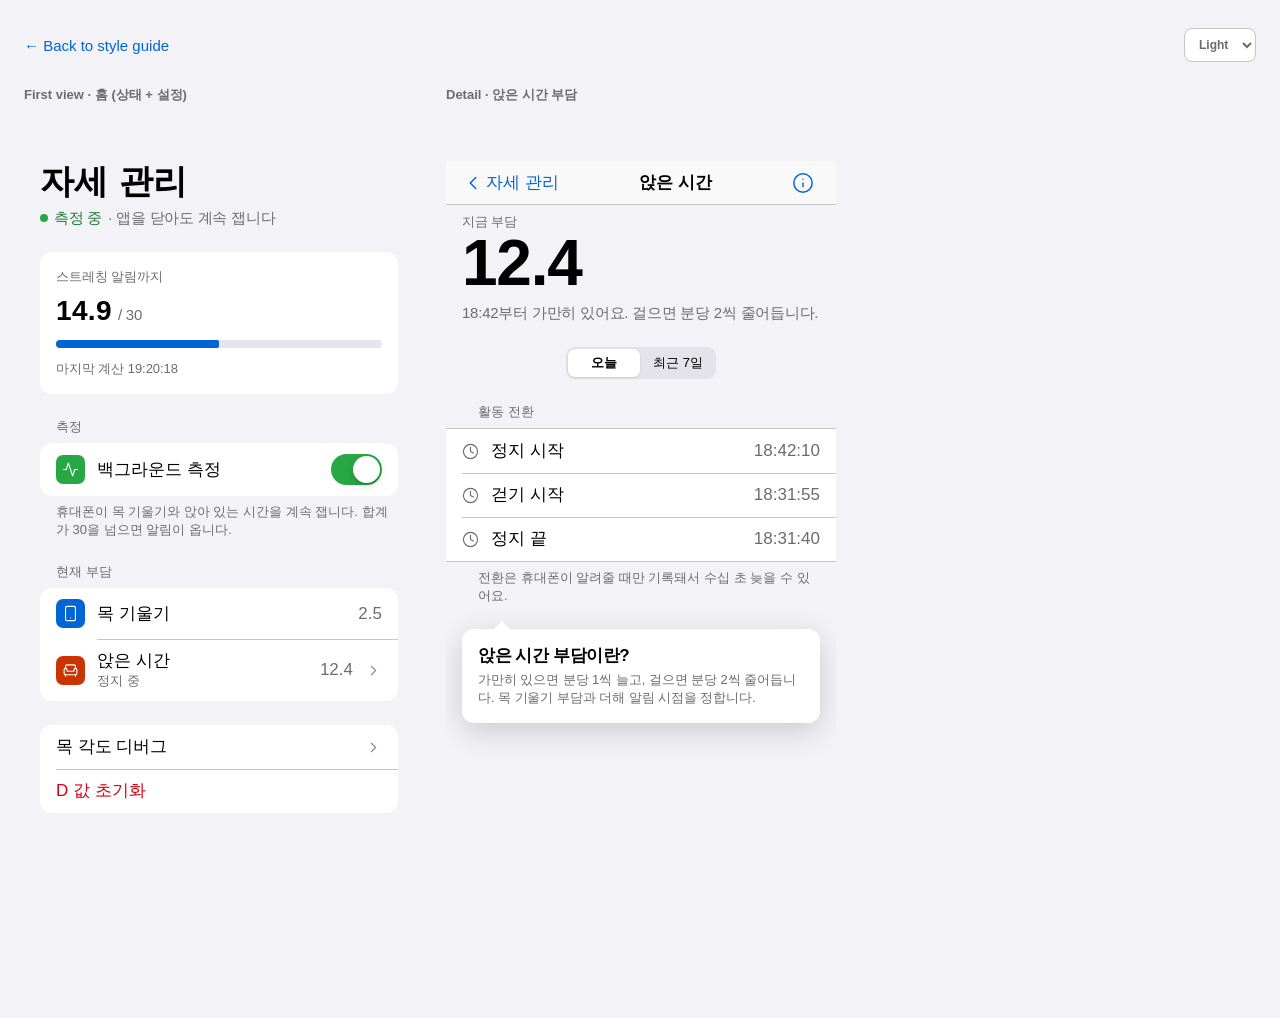
<file: design-system/concept.html>
<!doctype html>
<html lang="ko">
<head>
<meta charset="utf-8">
<meta name="viewport" content="width=device-width, initial-scale=1">
<title>TTS · Concept</title>
<link rel="stylesheet" href="styles.css">
<script src="theme.js"></script>
<style>
/* layout glue only — tokens + DS classes do the rest */
body{background:var(--secondary-system-bg);padding:28px 24px 60px}
.top{display:flex;gap:12px;align-items:center;margin-bottom:24px}
.top a{color:var(--link);font:400 15px var(--font-body);text-decoration:none}
#themeSel{margin-left:auto;font:600 12px var(--font-body);border:.5px solid var(--separator);border-radius:8px;padding:8px 10px;background:var(--secondary-grouped-bg);color:var(--secondary-label)}
.frames{display:flex;flex-wrap:wrap;gap:32px;align-items:flex-start}
.frame-wrap{display:flex;flex-direction:column;gap:10px}
.frame-label{font:600 13px var(--font-body);color:var(--secondary-label)}
.frame{width:390px;height:844px;background:var(--grouped-bg);overflow:hidden;position:relative;display:flex;flex-direction:column}
.statusbar{height:47px;flex:0 0 47px}
.scroll{flex:1;overflow:hidden;padding-bottom:var(--gap-major)}
.group{margin-top:var(--gap-section)}
.hero{display:flex;align-items:baseline;gap:6px;margin:var(--sp-8) 0 var(--sp-12)}
.status{display:flex;align-items:center;gap:6px;padding:0 var(--layout-gutter);margin-top:-2px}
.big{padding:var(--sp-8) var(--layout-gutter) 0}
.big .num{font:700 64px/1 var(--font-display);letter-spacing:-.02em}
.center{display:flex;justify-content:center;margin:var(--gap-section) 0 0}
</style>
</head>
<body>
<svg width="0" height="0" style="position:absolute" aria-hidden="true">
  <symbol id="i-chevron-right" viewBox="0 0 24 24"><path d="M9 18l6-6-6-6"/></symbol>
  <symbol id="i-chevron-left" viewBox="0 0 24 24"><path d="M15 18l-6-6 6-6"/></symbol>
  <symbol id="i-activity" viewBox="0 0 24 24"><path d="M22 12h-4l-3 9L9 3l-3 9H2"/></symbol>
  <symbol id="i-armchair" viewBox="0 0 24 24"><path d="M19 9V6a2 2 0 0 0-2-2H7a2 2 0 0 0-2 2v3"/><path d="M3 16a2 2 0 0 0 2 2h14a2 2 0 0 0 2-2v-5a2 2 0 0 0-4 0v1.5a.5.5 0 0 1-.5.5h-9a.5.5 0 0 1-.5-.5V11a2 2 0 0 0-4 0z"/><path d="M5 18v2M19 18v2"/></symbol>
  <symbol id="i-smartphone" viewBox="0 0 24 24"><rect x="5" y="2" width="14" height="20" rx="2"/><path d="M12 18h.01"/></symbol>
  <symbol id="i-info" viewBox="0 0 24 24"><circle cx="12" cy="12" r="10"/><path d="M12 16v-4M12 8h.01"/></symbol>
  <symbol id="i-clock" viewBox="0 0 24 24"><circle cx="12" cy="12" r="10"/><path d="M12 6v6l4 2"/></symbol>
</svg>

<div class="top"><a href="index.html">← Back to style guide</a><select id="themeSel" aria-label="Theme"><option value="">Light</option><option value="dark">Dark</option></select></div>

<div class="frames">
  <!-- FIRST VIEW: home / status — large title, one focal card, inset-grouped settings -->
  <div class="frame-wrap"><div class="frame-label">First view · 홈 (상태 + 설정)</div>
  <div class="frame"><div class="statusbar"></div><div class="scroll">
    <div class="navbar large"><div class="t-largeTitle">자세 관리</div></div>
    <div class="status"><span class="status-dot on"></span><span class="t-subheadline" style="color:var(--green)">측정 중</span><span class="t-subheadline" style="color:var(--secondary-label)">· 앱을 닫아도 계속 잽니다</span></div>

    <div class="group" style="padding:0 var(--layout-gutter)"><div class="card">
      <div class="t-footnote">스트레칭 알림까지</div>
      <div class="hero"><span class="t-title1 t-num">14.9</span><span class="t-subheadline" style="color:var(--secondary-label)">/ 30</span></div>
      <div class="progress thick"><i style="width:50%"></i></div>
      <div class="t-footnote" style="margin-top:var(--sp-12)">마지막 계산 19:20:18</div>
    </div></div>

    <div class="group"><div class="section-header">측정</div><div class="list inset">
      <div class="row has-icon"><div class="r-icon" style="background:var(--green-dot)"><svg class="ico ico--sm"><use href="#i-activity"/></svg></div><div class="r-main">백그라운드 측정</div><div class="toggle on"></div></div>
    </div><div class="section-footer">휴대폰이 목 기울기와 앉아 있는 시간을 계속 잽니다. 합계가 30을 넘으면 알림이 옵니다.</div></div>

    <div class="group"><div class="section-header">현재 부담</div><div class="list inset">
      <div class="row has-icon"><div class="r-icon" style="background:var(--tint)"><svg class="ico ico--sm"><use href="#i-smartphone"/></svg></div><div class="r-main">목 기울기</div><div class="r-value t-num">2.5</div></div>
      <div class="row has-icon tappable"><div class="r-icon" style="background:var(--orange)"><svg class="ico ico--sm"><use href="#i-armchair"/></svg></div><div class="r-main">앉은 시간<div class="r-sub">정지 중</div></div><div class="r-value t-num">12.4</div><svg class="ico ico--sm r-chev"><use href="#i-chevron-right"/></svg></div>
    </div></div>

    <div class="group"><div class="list inset">
      <div class="row tappable"><div class="r-main">목 각도 디버그</div><svg class="ico ico--sm r-chev"><use href="#i-chevron-right"/></svg></div>
      <div class="row tappable destructive">D 값 초기화</div>
    </div></div>
  </div></div></div>

  <!-- DETAIL: sitting load — big-type number, segmented, plain timeline, explanatory popover -->
  <div class="frame-wrap"><div class="frame-label">Detail · 앉은 시간 부담</div>
  <div class="frame"><div class="statusbar"></div>
    <div class="navbar"><div class="nb-btn"><svg class="ico"><use href="#i-chevron-left"/></svg>자세 관리</div><div class="nb-title">앉은 시간</div><div class="nb-btn"><svg class="ico"><use href="#i-info"/></svg></div></div>
    <div class="scroll">
      <div class="big"><div class="t-footnote">지금 부담</div><div class="num t-num">12.4</div>
        <div class="t-subheadline" style="color:var(--secondary-label);margin-top:var(--sp-8)">18:42부터 가만히 있어요. 걸으면 분당 2씩 줄어듭니다.</div></div>
      <div class="center"><div class="segmented"><div class="seg sel">오늘</div><div class="seg">최근 7일</div></div></div>

      <div class="group"><div class="section-header">활동 전환</div><div class="list grouped">
        <div class="row"><svg class="ico ico--sm" style="color:var(--secondary-label)"><use href="#i-clock"/></svg><div class="r-main">정지 시작</div><div class="r-value t-num">18:42:10</div></div>
        <div class="row"><svg class="ico ico--sm" style="color:var(--secondary-label)"><use href="#i-clock"/></svg><div class="r-main">걷기 시작</div><div class="r-value t-num">18:31:55</div></div>
        <div class="row"><svg class="ico ico--sm" style="color:var(--secondary-label)"><use href="#i-clock"/></svg><div class="r-main">정지 끝</div><div class="r-value t-num">18:31:40</div></div>
      </div><div class="section-footer">전환은 휴대폰이 알려줄 때만 기록돼서 수십 초 늦을 수 있어요.</div></div>

      <div class="group" style="padding:0 var(--layout-gutter)"><div class="popover" style="max-width:none"><div class="t-headline">앉은 시간 부담이란?</div><div class="t-footnote" style="margin-top:4px">가만히 있으면 분당 1씩 늘고, 걸으면 분당 2씩 줄어듭니다. 목 기울기 부담과 더해 알림 시점을 정합니다.</div></div></div>
    </div></div></div>
</div>
</body>
</html>
</file>
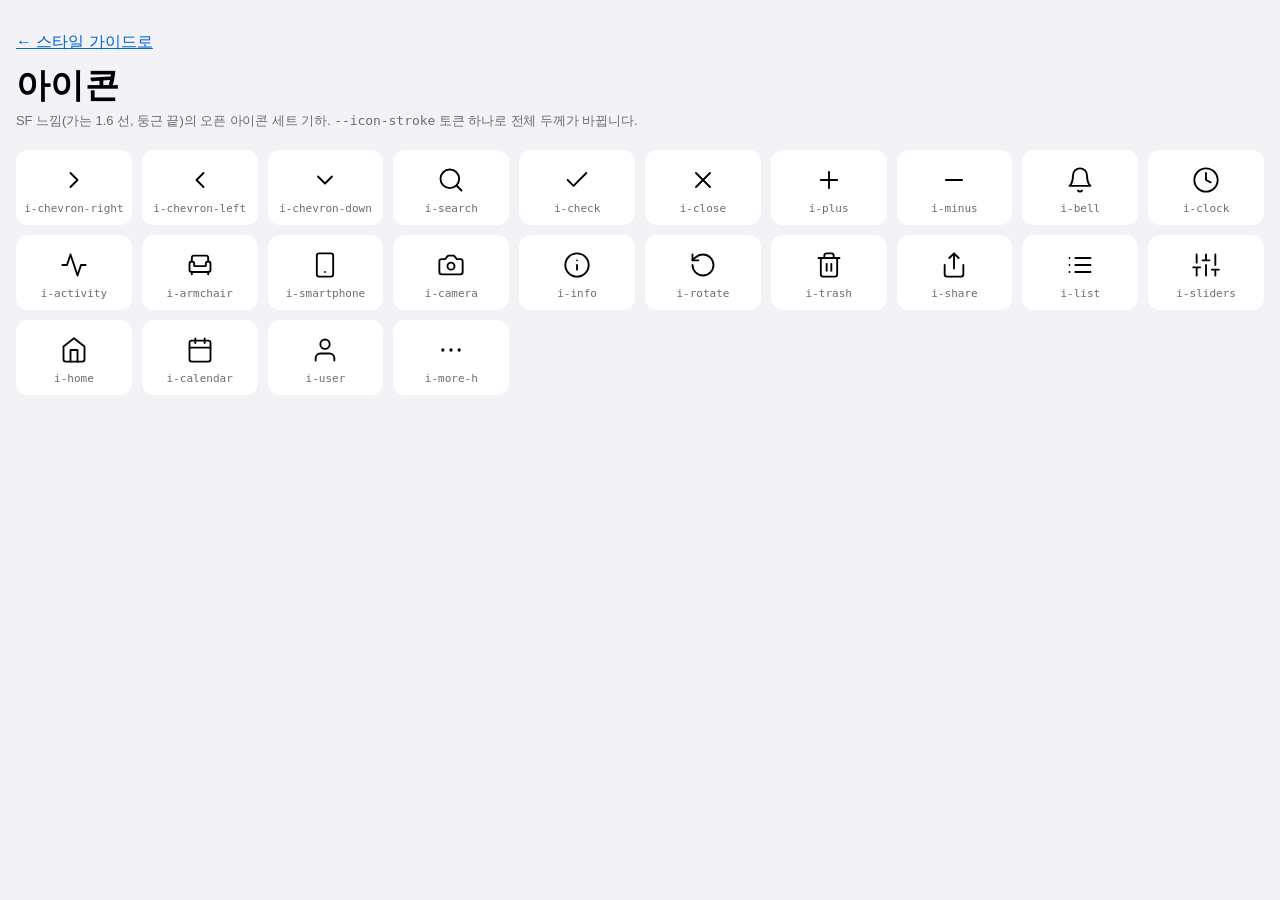
<file: design-system/icons.html>
<!doctype html>
<html lang="ko">
<head>
<meta charset="utf-8">
<meta name="viewport" content="width=device-width, initial-scale=1">
<title>TTS · Icons</title>
<link rel="stylesheet" href="styles.css">
<script src="theme.js"></script>
<style>
body{padding:32px var(--layout-gutter);background:var(--grouped-bg)}
.grid{display:grid;grid-template-columns:repeat(auto-fill,minmax(110px,1fr));gap:10px;margin-top:20px}
.it{background:var(--secondary-grouped-bg);border-radius:var(--r-lg);padding:16px 6px 10px;display:flex;flex-direction:column;align-items:center;gap:8px;color:var(--label)}
.it .nm{font:11px var(--font-mono);color:var(--secondary-label)}
a{color:var(--link)}
</style>
</head>
<body>
<!-- ICON SPRITE (canonical). Geometry in the style of Lucide (MIT): thin 1.6 stroke, round caps/joins (SF-like).
     Not Apple SF Symbols. Never emoji for UI. Use: <svg class="ico"><use href="#i-check"/></svg> -->
<svg width="0" height="0" style="position:absolute" aria-hidden="true" id="sprite">
  <symbol id="i-chevron-right" viewBox="0 0 24 24"><path d="M9 18l6-6-6-6"/></symbol>
  <symbol id="i-chevron-left" viewBox="0 0 24 24"><path d="M15 18l-6-6 6-6"/></symbol>
  <symbol id="i-chevron-down" viewBox="0 0 24 24"><path d="M6 9l6 6 6-6"/></symbol>
  <symbol id="i-search" viewBox="0 0 24 24"><circle cx="11" cy="11" r="8"/><path d="M21 21l-4.3-4.3"/></symbol>
  <symbol id="i-check" viewBox="0 0 24 24"><path d="M20 6L9 17l-5-5"/></symbol>
  <symbol id="i-close" viewBox="0 0 24 24"><path d="M18 6L6 18M6 6l12 12"/></symbol>
  <symbol id="i-plus" viewBox="0 0 24 24"><path d="M5 12h14M12 5v14"/></symbol>
  <symbol id="i-minus" viewBox="0 0 24 24"><path d="M5 12h14"/></symbol>
  <symbol id="i-bell" viewBox="0 0 24 24"><path d="M6 8a6 6 0 0 1 12 0c0 7 3 9 3 9H3s3-2 3-9"/><path d="M10.3 21a1.94 1.94 0 0 0 3.4 0"/></symbol>
  <symbol id="i-clock" viewBox="0 0 24 24"><circle cx="12" cy="12" r="10"/><path d="M12 6v6l4 2"/></symbol>
  <symbol id="i-activity" viewBox="0 0 24 24"><path d="M22 12h-4l-3 9L9 3l-3 9H2"/></symbol>
  <symbol id="i-armchair" viewBox="0 0 24 24"><path d="M19 9V6a2 2 0 0 0-2-2H7a2 2 0 0 0-2 2v3"/><path d="M3 16a2 2 0 0 0 2 2h14a2 2 0 0 0 2-2v-5a2 2 0 0 0-4 0v1.5a.5.5 0 0 1-.5.5h-9a.5.5 0 0 1-.5-.5V11a2 2 0 0 0-4 0z"/><path d="M5 18v2M19 18v2"/></symbol>
  <symbol id="i-smartphone" viewBox="0 0 24 24"><rect x="5" y="2" width="14" height="20" rx="2"/><path d="M12 18h.01"/></symbol>
  <symbol id="i-camera" viewBox="0 0 24 24"><path d="M14.5 4h-5L7 7H4a2 2 0 0 0-2 2v9a2 2 0 0 0 2 2h16a2 2 0 0 0 2-2V9a2 2 0 0 0-2-2h-3z"/><circle cx="12" cy="13" r="3"/></symbol>
  <symbol id="i-info" viewBox="0 0 24 24"><circle cx="12" cy="12" r="10"/><path d="M12 16v-4M12 8h.01"/></symbol>
  <symbol id="i-rotate" viewBox="0 0 24 24"><path d="M3 12a9 9 0 1 0 9-9 9.75 9.75 0 0 0-6.74 2.74L3 8"/><path d="M3 3v5h5"/></symbol>
  <symbol id="i-trash" viewBox="0 0 24 24"><path d="M3 6h18M19 6v14a2 2 0 0 1-2 2H7a2 2 0 0 1-2-2V6M8 6V4a2 2 0 0 1 2-2h4a2 2 0 0 1 2 2v2M10 11v6M14 11v6"/></symbol>
  <symbol id="i-share" viewBox="0 0 24 24"><path d="M4 12v8a2 2 0 0 0 2 2h12a2 2 0 0 0 2-2v-8"/><path d="M16 6l-4-4-4 4M12 2v13"/></symbol>
  <symbol id="i-list" viewBox="0 0 24 24"><path d="M8 6h13M8 12h13M8 18h13M3 6h.01M3 12h.01M3 18h.01"/></symbol>
  <symbol id="i-sliders" viewBox="0 0 24 24"><path d="M4 21v-7M4 10V3M12 21v-9M12 8V3M20 21v-5M20 12V3M1 14h6M9 8h6M17 16h6"/></symbol>
  <symbol id="i-home" viewBox="0 0 24 24"><path d="M3 9l9-7 9 7v11a2 2 0 0 1-2 2H5a2 2 0 0 1-2-2z"/><path d="M9 22V12h6v10"/></symbol>
  <symbol id="i-calendar" viewBox="0 0 24 24"><rect x="3" y="4" width="18" height="18" rx="2"/><path d="M16 2v4M8 2v4M3 10h18"/></symbol>
  <symbol id="i-user" viewBox="0 0 24 24"><path d="M20 21v-2a4 4 0 0 0-4-4H8a4 4 0 0 0-4 4v2"/><circle cx="12" cy="7" r="4"/></symbol>
  <symbol id="i-more-h" viewBox="0 0 24 24"><circle cx="5" cy="12" r="1.4" fill="currentColor" stroke="none"/><circle cx="12" cy="12" r="1.4" fill="currentColor" stroke="none"/><circle cx="19" cy="12" r="1.4" fill="currentColor" stroke="none"/></symbol>
</svg>

<a href="index.html">← 스타일 가이드로</a>
<div class="t-largeTitle" style="margin-top:12px">아이콘</div>
<p class="t-footnote" style="margin-top:6px">SF 느낌(가는 1.6 선, 둥근 끝)의 오픈 아이콘 세트 기하. <code>--icon-stroke</code> 토큰 하나로 전체 두께가 바뀝니다.</p>
<div class="grid" id="grid"></div>
<script>
grid.innerHTML=[...document.querySelectorAll('#sprite symbol')].map(s=>`<div class="it"><svg class="ico ico--lg"><use href="#${s.id}"/></svg><div class="nm">${s.id}</div></div>`).join('');
</script>
</body>
</html>
</file>
<file: design-system/styles.css>
/* =========================================================================
   TTS (Time To Stretch) Design System — Apple HIG structure, iOS look
   Tokens (:root, dark override) + component classes. Single source of styles.
   Contrast pairs verified with the WCAG formula (ratios noted beside each pair).
   ========================================================================= */
:root{
  /* ---- Color · tint (the ONE interaction family) ---- */
  --tint:#0066D6;            --on-tint:#FFFFFF;          /* 5.42:1 */
  --tint-ink:#0066D6;                                    /* text on grouped bg ≈4.9:1 */
  --tint-fill:color-mix(in srgb,var(--tint) 12%,transparent); /* tinted button bg */

  /* ---- System colors (status/meaning only, never decoration) ---- */
  --red:#D70015;    --on-red:#FFFFFF;     /* destructive text on card 5.38:1 */
  --green:#1F7A35;                         /* status text on card 5.39:1 */
  --green-dot:#28A745;                     /* status dot / toggle on, vs card 3.13:1 */
  --orange:#C93400;                        /* near-threshold progress, vs track 4.21:1 */
  --gray:#8E8E93;                          /* toggle off track, vs card 3.26:1 */

  /* ---- Labels ---- */
  --label:#000000;                         /* 21:1 */
  --secondary-label:#6C6C70;               /* card 5.23:1 · grouped 4.69:1 */
  --tertiary-label:#8E8E93;                /* non-essential only */
  --quaternary-label:#C7C7CC;              /* placeholders, decorative */

  /* ---- Backgrounds ---- */
  --system-bg:#FFFFFF; --secondary-system-bg:#F2F2F7; --tertiary-system-bg:#FFFFFF;
  --grouped-bg:#F2F2F7; --secondary-grouped-bg:#FFFFFF; --tertiary-grouped-bg:#F2F2F7;

  /* ---- Separators & fills ---- */
  --separator:#C6C6C8;                     /* hairline, decorative */
  --opaque-separator:#C6C6C8;
  --fill:rgb(120 120 128 / .20); --secondary-fill:rgb(120 120 128 / .16);
  --tertiary-fill:rgb(118 118 128 / .12); --quaternary-fill:rgb(116 116 128 / .08);
  --track:#E5E5EA;                         /* progress track (decorative) */
  --link:var(--tint-ink);

  /* ---- Materials (translucency instead of heavy shadow) ---- */
  --mat-ultrathin:rgb(255 255 255 / .55); --mat-thin:rgb(255 255 255 / .70);
  --mat-regular:rgb(249 249 249 / .82);    --mat-thick:rgb(249 249 249 / .92);
  --mat-chrome:rgb(249 249 249 / .94);     --mat-blur:saturate(180%) blur(20px);

  /* ---- Spacing · 8pt rhythm + semantic roles ---- */
  --sp-2:2px; --sp-4:4px; --sp-8:8px; --sp-12:12px; --sp-16:16px; --sp-20:20px; --sp-24:24px; --sp-32:32px; --sp-48:48px;
  --gap-related:var(--sp-8); --gap-section:var(--sp-24); --gap-major:var(--sp-32);
  --layout-gutter:var(--sp-16);            /* iOS layout margin */
  --row-min:44px; --target-min:44px;       /* HIG minimum hit target */

  /* ---- Corner radius (continuous-feel) ---- */
  --r-xs:6px; --r-sm:8px; --r-md:10px; --r-lg:12px; --r-xl:16px; --r-sheet:20px; --r-full:999px;

  /* ---- Elevation: FLAT by decision; only overlays (alerts, menus, sheets) get soft depth ---- */
  --elev-0:none;
  --elev-1:0 1px 3px rgb(0 0 0 / .10);
  --elev-2:0 8px 30px rgb(0 0 0 / .16);

  /* ---- Type · system sans (SF on Apple, Roboto/One UI Sans on Android) ---- */
  --font-body:-apple-system,BlinkMacSystemFont,'SF Pro Text','Pretendard','Noto Sans KR','Apple SD Gothic Neo',Roboto,sans-serif;
  --font-display:-apple-system,BlinkMacSystemFont,'SF Pro Display','Pretendard','Noto Sans KR',Roboto,sans-serif;
  --font-mono:ui-monospace,'SF Mono',Menlo,Consolas,monospace;

  /* ---- Motion ---- */
  --dur-fast:150ms; --dur-base:250ms; --ease:cubic-bezier(.25,.1,.25,1); --ease-spring:cubic-bezier(.34,1.3,.5,1);

  /* ---- Icons · SF-like: thin, rounded (open-set geometry, not SF Symbols) ---- */
  --icon-size:22px; --icon-inline:17px; --icon-large:28px; --icon-stroke:1.6;
  --icon-cap:round; --icon-join:round; --icon-fill:none;

  --focus-ring:0 0 0 3px color-mix(in srgb,var(--tint) 45%,transparent);
}

:root[data-theme="dark"]{
  --tint:#0A6CDB;  --on-tint:#FFFFFF;      /* 5.02:1 */
  --tint-ink:#409CFF;                      /* text on card 6.01:1 */
  --red:#FF453A; --green:#30D158; --green-dot:#30D158; --orange:#FF9F0A; --gray:#6E6E73;
  --label:#FFFFFF; --secondary-label:#98989F; --tertiary-label:#6E6E73; --quaternary-label:#48484A;
  --system-bg:#000000; --secondary-system-bg:#1C1C1E; --tertiary-system-bg:#2C2C2E;
  --grouped-bg:#000000; --secondary-grouped-bg:#1C1C1E; --tertiary-grouped-bg:#2C2C2E;
  --separator:#38383A; --opaque-separator:#38383A; --track:#38383A;
  --fill:rgb(120 120 128 / .36); --secondary-fill:rgb(120 120 128 / .32);
  --tertiary-fill:rgb(118 118 128 / .24); --quaternary-fill:rgb(118 118 128 / .18);
  --mat-ultrathin:rgb(30 30 30 / .55); --mat-thin:rgb(30 30 30 / .70); --mat-regular:rgb(30 30 30 / .82);
  --mat-thick:rgb(30 30 30 / .92); --mat-chrome:rgb(28 28 30 / .94);
  --elev-1:0 1px 3px rgb(0 0 0 / .5); --elev-2:0 8px 30px rgb(0 0 0 / .6);
}

*{box-sizing:border-box;margin:0;padding:0}
body{font-family:var(--font-body);color:var(--label);background:var(--grouped-bg)}

/* ---- Text styles (HIG, default Dynamic Type size "Large") ---- */
.t-largeTitle{font:700 34px/41px var(--font-display);letter-spacing:.012em;color:var(--label)}
.t-title1{font:700 28px/34px var(--font-display);letter-spacing:.013em}
.t-title2{font:700 22px/28px var(--font-display);letter-spacing:.016em}
.t-title3{font:600 20px/25px var(--font-display);letter-spacing:.019em}
.t-headline{font:600 17px/22px var(--font-body);letter-spacing:-.024em}
.t-body{font:400 17px/22px var(--font-body);letter-spacing:-.024em}
.t-callout{font:400 16px/21px var(--font-body);letter-spacing:-.02em}
.t-subheadline{font:400 15px/20px var(--font-body);letter-spacing:-.016em}
.t-footnote{font:400 13px/18px var(--font-body);letter-spacing:-.005em;color:var(--secondary-label)}
.t-caption1{font:400 12px/16px var(--font-body);color:var(--secondary-label)}
.t-caption2{font:400 11px/13px var(--font-body);letter-spacing:.006em;color:var(--secondary-label)}
.t-num{font-variant-numeric:tabular-nums}

/* ---- Icon ---- */
.ico{width:var(--icon-size);height:var(--icon-size);display:inline-block;vertical-align:middle;fill:var(--icon-fill);
  stroke:currentColor;stroke-width:var(--icon-stroke);stroke-linecap:var(--icon-cap);stroke-linejoin:var(--icon-join)}
.ico--sm{--icon-size:var(--icon-inline)} .ico--lg{--icon-size:var(--icon-large)}

/* =========================== BARS =========================== */
.navbar{background:var(--mat-chrome);-webkit-backdrop-filter:var(--mat-blur);backdrop-filter:var(--mat-blur);
  border-bottom:.5px solid var(--separator);height:44px;display:flex;align-items:center;padding:0 var(--sp-8)}
.navbar .nb-title{flex:1;text-align:center;font:600 17px var(--font-body)}
.navbar .nb-btn{min-width:var(--target-min);height:var(--target-min);display:flex;align-items:center;gap:2px;color:var(--tint-ink);font:400 17px var(--font-body);padding:0 var(--sp-8);cursor:pointer}
.navbar.large{height:auto;flex-direction:column;align-items:stretch;border-bottom:none;background:transparent;backdrop-filter:none;padding:0}
.navbar.large .nb-row{height:44px;display:flex;justify-content:flex-end;align-items:center;padding:0 var(--sp-8)}
.navbar.large .t-largeTitle{padding:0 var(--layout-gutter) var(--sp-8)}

.tabbar{display:flex;height:50px;background:var(--mat-chrome);backdrop-filter:var(--mat-blur);border-top:.5px solid var(--separator)}
.tabbar .tb-item{flex:1;display:flex;flex-direction:column;align-items:center;justify-content:center;gap:2px;font:500 10px var(--font-body);color:var(--gray);cursor:pointer}
.tabbar .tb-item.sel{color:var(--tint-ink)}

.toolbar{display:flex;justify-content:space-between;align-items:center;height:44px;padding:0 var(--sp-16);background:var(--mat-chrome);backdrop-filter:var(--mat-blur);border-top:.5px solid var(--separator);color:var(--tint-ink)}
.toolbar .tl-btn{min-width:var(--target-min);height:var(--target-min);display:flex;align-items:center;justify-content:center;cursor:pointer}

.searchbar{display:flex;align-items:center;gap:var(--sp-8);height:36px;padding:0 var(--sp-8);border-radius:var(--r-md);background:var(--tertiary-fill);color:var(--secondary-label);font:400 17px var(--font-body)}

/* =========================== CONTENT =========================== */
.section-header{padding:0 var(--sp-16) 7px calc(var(--layout-gutter) + var(--sp-16));font:400 13px/18px var(--font-body);color:var(--secondary-label);text-transform:none}
.section-header.prominent{font:600 20px/25px var(--font-display);color:var(--label);padding-left:calc(var(--layout-gutter) + 4px)}
.section-footer{padding:7px var(--sp-16) 0 calc(var(--layout-gutter) + var(--sp-16));font:400 13px/18px var(--font-body);color:var(--secondary-label)}

.list{background:var(--secondary-grouped-bg)}
.list.plain{border-top:.5px solid var(--separator);border-bottom:.5px solid var(--separator)}
.list.grouped{border-top:.5px solid var(--separator);border-bottom:.5px solid var(--separator)}
.list.inset{margin:0 var(--layout-gutter);border-radius:var(--r-lg);overflow:hidden}
.row{display:flex;align-items:center;gap:var(--sp-12);min-height:var(--row-min);padding:11px var(--sp-16);position:relative;font:400 17px/22px var(--font-body);color:var(--label)}
.row + .row::before{content:"";position:absolute;top:0;right:0;left:var(--sp-16);border-top:.5px solid var(--separator)}
.row.has-icon + .row.has-icon::before{left:calc(var(--sp-16) + 29px + var(--sp-12))}
.row .r-icon{width:29px;height:29px;border-radius:7px;display:flex;align-items:center;justify-content:center;color:#fff;flex:0 0 29px}
.row .r-main{flex:1;min-width:0}
.row .r-sub{font:400 13px/18px var(--font-body);color:var(--secondary-label)}
.row .r-value{color:var(--secondary-label);text-align:right}
.row .r-chev{color:var(--tertiary-label)}
.row.tappable{cursor:pointer}.row.tappable:active{background:var(--quaternary-fill)}
.row.destructive{color:var(--red)} .row.action{color:var(--tint-ink)}

.card{background:var(--secondary-grouped-bg);border-radius:var(--r-lg);padding:var(--sp-16);box-shadow:var(--elev-0)}

.disclosure .dg-head{display:flex;align-items:center;justify-content:space-between;cursor:pointer}
.disclosure .dg-head .ico{color:var(--tint-ink);transition:transform var(--dur-base) var(--ease)}
.disclosure.open .dg-head .ico{transform:rotate(90deg)}

/* =========================== CONTROLS =========================== */
.btn{display:inline-flex;align-items:center;justify-content:center;gap:var(--sp-8);min-height:var(--target-min);padding:0 var(--sp-16);
  border-radius:var(--r-lg);border:none;font:600 17px var(--font-body);letter-spacing:-.024em;cursor:pointer;background:none;color:var(--tint-ink)}
.btn-plain{padding:0 var(--sp-8);font-weight:400}
.btn-gray{background:var(--secondary-fill);color:var(--tint-ink)}
.btn-tinted{background:var(--tint-fill);color:var(--tint-ink)}
.btn-bordered{background:var(--tertiary-fill);color:var(--tint-ink);min-height:34px;border-radius:var(--r-full);font-size:15px;padding:0 var(--sp-12)}
.btn-bordered-prominent{background:var(--tint);color:var(--on-tint);min-height:34px;border-radius:var(--r-full);font-size:15px;padding:0 var(--sp-12)}
.btn-filled{background:var(--tint);color:var(--on-tint);min-height:50px}
.btn.destructive{color:var(--red)} .btn-filled.destructive{background:var(--red);color:var(--on-red)}
.btn:active{opacity:.6} .btn.disabled{opacity:.35;cursor:not-allowed} .btn:focus-visible{outline:none;box-shadow:var(--focus-ring)}
.btn.block{display:flex;width:100%}

.menu-btn{display:inline-flex;align-items:center;gap:4px;color:var(--tint-ink);font:400 17px var(--font-body);cursor:pointer;min-height:var(--target-min)}
.menu{background:var(--mat-thick);backdrop-filter:var(--mat-blur);border-radius:var(--r-lg);box-shadow:var(--elev-2);min-width:220px;overflow:hidden}
.menu .mi{display:flex;justify-content:space-between;align-items:center;padding:11px var(--sp-16);font:400 17px var(--font-body);color:var(--label);position:relative}
.menu .mi + .mi::before{content:"";position:absolute;top:0;left:0;right:0;border-top:.5px solid var(--separator)}
.menu .mi.destructive{color:var(--red)} .menu .mi .ico{color:var(--label)}

.segmented{display:inline-flex;background:var(--tertiary-fill);border-radius:9px;padding:2px;gap:2px}
.segmented .seg{min-width:72px;height:28px;display:flex;align-items:center;justify-content:center;border-radius:7px;font:500 13px var(--font-body);color:var(--label);cursor:pointer}
.segmented .seg.sel{background:var(--secondary-grouped-bg);box-shadow:var(--elev-1);font-weight:600}

.slider{position:relative;height:28px;width:220px;display:flex;align-items:center}
.slider .sl-track{height:4px;width:100%;border-radius:2px;background:var(--track)}
.slider .sl-fill{position:absolute;left:0;height:4px;border-radius:2px;background:var(--tint)}
.slider .sl-thumb{position:absolute;width:28px;height:28px;margin-left:-14px;border-radius:50%;background:#fff;box-shadow:0 .5px 4px rgb(0 0 0 / .12),0 6px 13px rgb(0 0 0 / .12)}

.stepper{display:inline-flex;background:var(--tertiary-fill);border-radius:var(--r-sm);height:32px}
.stepper .st{width:47px;display:flex;align-items:center;justify-content:center;color:var(--label);cursor:pointer}
.stepper .st + .st{border-left:.5px solid var(--separator)} .stepper .st.disabled{color:var(--quaternary-label)}

.toggle{width:51px;height:31px;border-radius:var(--r-full);background:var(--gray);position:relative;cursor:pointer;flex:0 0 51px;transition:background var(--dur-base) var(--ease)}
.toggle::after{content:"";position:absolute;top:2px;left:2px;width:27px;height:27px;border-radius:50%;background:#fff;box-shadow:0 3px 8px rgb(0 0 0 / .15),0 3px 1px rgb(0 0 0 / .06);transition:transform var(--dur-base) var(--ease-spring)}
.toggle.on{background:var(--green-dot)} .toggle.on::after{transform:translateX(20px)} .toggle.disabled{opacity:.4}

.picker-wheel{width:220px;height:170px;position:relative;overflow:hidden;display:flex;flex-direction:column;align-items:center;justify-content:center;font:400 21px var(--font-body);color:var(--tertiary-label)}
.picker-wheel .pw-sel{color:var(--label);height:34px;display:flex;align-items:center}
.picker-wheel::before{content:"";position:absolute;left:8px;right:8px;top:50%;height:34px;margin-top:-17px;background:var(--tertiary-fill);border-radius:var(--r-sm);z-index:-1}
.picker-compact{display:inline-flex;align-items:center;height:34px;padding:0 var(--sp-12);border-radius:var(--r-sm);background:var(--tertiary-fill);font:400 17px var(--font-body);color:var(--label)}
.picker-compact.active{color:var(--tint-ink)}

.textfield{display:flex;align-items:center;height:var(--row-min);padding:0 var(--sp-16);background:var(--secondary-grouped-bg);border-radius:var(--r-md);font:400 17px var(--font-body);color:var(--label)}
.textfield .ph{color:var(--tertiary-label)} .textfield.focused{box-shadow:var(--focus-ring)}
.textfield.error{box-shadow:0 0 0 1.5px var(--red)} .textfield.disabled{opacity:.4}
.texteditor{min-height:110px;padding:var(--sp-12) var(--sp-16);background:var(--secondary-grouped-bg);border-radius:var(--r-md);font:400 17px/22px var(--font-body);color:var(--label)}

.progress{height:4px;border-radius:2px;background:var(--track);overflow:hidden;width:100%}
.progress > i{display:block;height:100%;border-radius:2px;background:var(--tint)}
.progress.thick{height:8px;border-radius:4px} .progress.warn > i{background:var(--orange)}
.spinner{width:20px;height:20px;border-radius:50%;border:2.5px solid var(--track);border-top-color:var(--secondary-label);animation:spin .9s linear infinite}
@keyframes spin{to{transform:rotate(360deg)}}

.page-control{display:inline-flex;gap:var(--sp-8);padding:var(--sp-8) var(--sp-12);border-radius:var(--r-full)}
.page-control i{width:8px;height:8px;border-radius:50%;background:var(--quaternary-label)} .page-control i.sel{background:var(--label)}

/* =========================== MODALITY =========================== */
.scrim{background:rgb(0 0 0 / .4)}
.sheet{background:var(--grouped-bg);border-radius:var(--r-sheet) var(--r-sheet) 0 0;box-shadow:var(--elev-2);overflow:hidden}
.sheet .grabber{width:36px;height:5px;border-radius:3px;background:var(--quaternary-label);margin:5px auto 0}
.sheet .sh-bar{display:flex;align-items:center;height:52px;padding:0 var(--sp-16)}
.sheet .sh-bar .t-headline{flex:1;text-align:center}

.action-sheet{display:flex;flex-direction:column;gap:var(--sp-8);width:100%}
.action-sheet .as-group{background:var(--mat-thick);backdrop-filter:var(--mat-blur);border-radius:14px;overflow:hidden}
.action-sheet .as-title{padding:14px var(--sp-16);text-align:center;font:400 13px/18px var(--font-body);color:var(--secondary-label)}
.action-sheet .as-btn{height:57px;display:flex;align-items:center;justify-content:center;font:400 20px var(--font-body);color:var(--tint-ink);border-top:.5px solid var(--separator);cursor:pointer}
.action-sheet .as-btn.destructive{color:var(--red)} .action-sheet .as-btn.cancel{font-weight:600;border-top:none}

.alert{width:270px;background:var(--mat-thick);backdrop-filter:var(--mat-blur);border-radius:14px;box-shadow:var(--elev-2);overflow:hidden;text-align:center}
.alert .al-body{padding:19px var(--sp-16) 15px}
.alert .al-title{font:600 17px/22px var(--font-body)} .alert .al-msg{font:400 13px/18px var(--font-body);margin-top:2px}
.alert .al-actions{display:flex;border-top:.5px solid var(--separator)}
.alert .al-actions > div{flex:1;height:var(--row-min);display:flex;align-items:center;justify-content:center;font:400 17px var(--font-body);color:var(--tint-ink);cursor:pointer}
.alert .al-actions > div + div{border-left:.5px solid var(--separator)}
.alert .al-actions .pref{font-weight:600} .alert .al-actions .destructive{color:var(--red)}

.popover{position:relative;background:var(--secondary-grouped-bg);border-radius:var(--r-lg);box-shadow:var(--elev-2);padding:var(--sp-16);max-width:260px}
.popover::before{content:"";position:absolute;top:-8px;left:32px;border:8px solid transparent;border-top:none;border-bottom-color:var(--secondary-grouped-bg)}

.context-preview{border-radius:var(--r-lg);box-shadow:var(--elev-2);transform:scale(1.03);background:var(--secondary-grouped-bg);padding:var(--sp-12) var(--sp-16)}

.activity-view{background:var(--grouped-bg);border-radius:var(--r-sheet) var(--r-sheet) 0 0;padding:var(--sp-16);box-shadow:var(--elev-2)}
.activity-view .av-apps{display:flex;gap:var(--sp-16);padding:var(--sp-12) 0}
.activity-view .av-app{display:flex;flex-direction:column;align-items:center;gap:6px;font:400 11px var(--font-body);color:var(--label);width:64px}
.activity-view .av-app .av-icon{width:60px;height:60px;border-radius:14px;background:var(--tertiary-fill);display:flex;align-items:center;justify-content:center;color:var(--label)}

/* =========================== STATUS =========================== */
.badge{display:inline-flex;align-items:center;justify-content:center;min-width:18px;height:18px;padding:0 5px;border-radius:var(--r-full);background:var(--red);color:var(--on-red);font:600 12px var(--font-body)}
.badge.dot{min-width:10px;width:10px;height:10px;padding:0}
.status-dot{display:inline-block;width:8px;height:8px;border-radius:50%;background:var(--gray)} .status-dot.on{background:var(--green-dot)}

/* layout glue */
.stack{display:flex;flex-direction:column} .gap-related{gap:var(--gap-related)} .gap-section{gap:var(--gap-section)}
</file>
